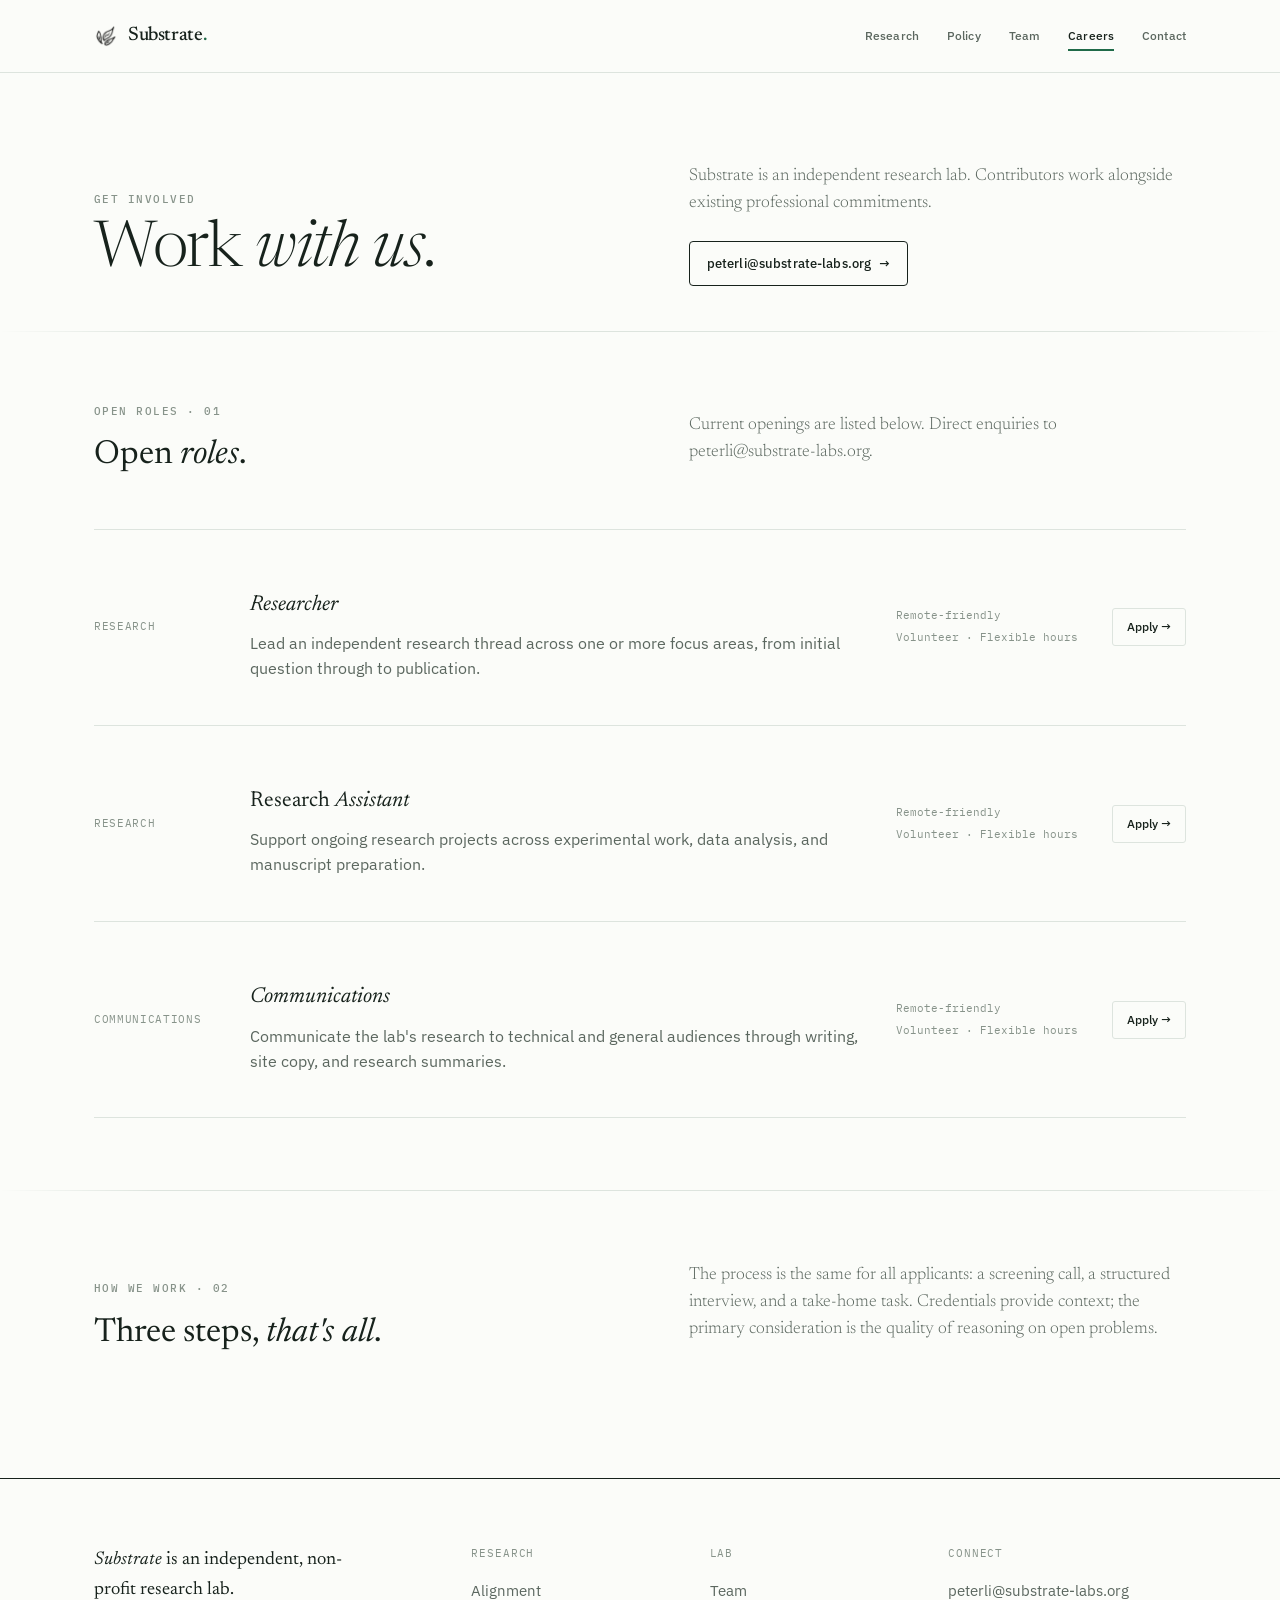
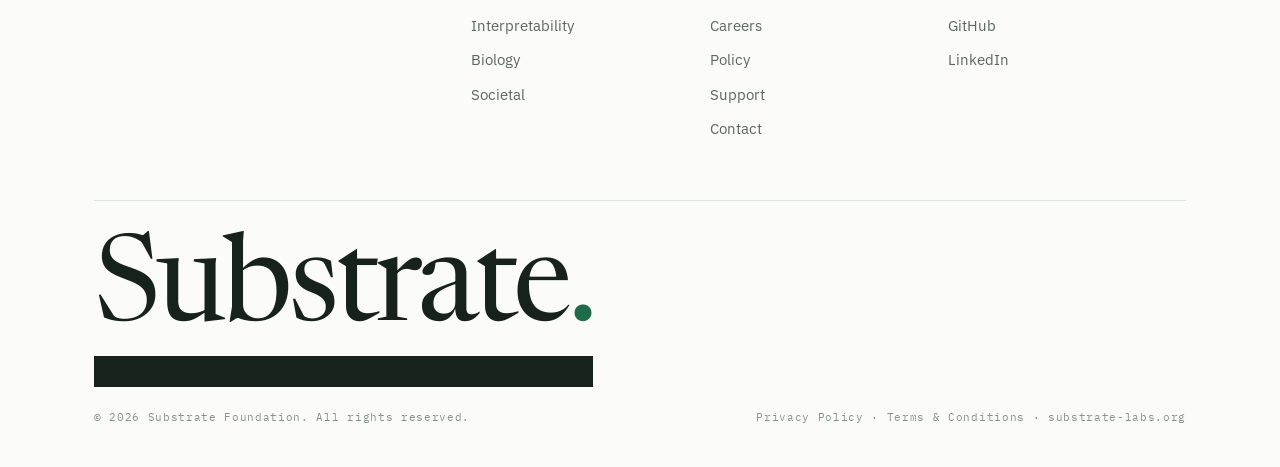
<file: careers.html>
<!doctype html>
<html lang="en">
<head>
<meta charset="utf-8" />
<title>Careers · Substrate Labs</title>
<meta name="viewport" content="width=device-width, initial-scale=1" />
<meta name="description" content="Open positions at Substrate." />
<meta property="og:title" content="Substrate Labs" />
<meta property="og:description" content="An independent research lab studying the structure of intelligence in machines, molecules, and the systems that shape our world." />
<meta property="og:type" content="website" />
<meta property="og:url" content="https://www.substrate-labs.org" />
<link rel="icon" type="image/png" href="/logos/substrate-leaf-icon.png" />
<link rel="preconnect" href="https://fonts.googleapis.com" />
<link rel="preconnect" href="https://fonts.gstatic.com" crossorigin />
<link href="https://fonts.googleapis.com/css2?family=IBM+Plex+Mono:wght@400;500&family=IBM+Plex+Sans:ital,wght@0,400;0,500;0,600;1,400&family=Newsreader:ital,opsz,wght@0,6..72,300;0,6..72,400;0,6..72,500;1,6..72,300;1,6..72,400&display=swap" rel="stylesheet" />
<link rel="stylesheet" href="style.css?v=21" />
<script defer src="https://cdn.vercel-insights.com/v1/script.js"></script>
</head>
<body data-screen-label="Substrate · careers">

  <header class="topbar">
    <div class="container row">
      <a href="/" class="mark" aria-label="Substrate, home"><img class="sprout" src="/logos/substrate-leaf-mark.png" alt="" /><span class="wordmark-text">Substrate<span class="dot">.</span></span></a>
      <nav>
        <a href="/research">Research</a>
        <a href="/policy">Policy</a>
        <a href="/team">Team</a>
        <a href="/careers" class="active">Careers</a>
        <a href="/contact">Contact</a>
      </nav>
    </div>
  </header>

  <section class="page-head">
    <div class="container">
      <div class="stack">
        <div class="left">
          <div class="eyebrow">Get Involved</div>
          <h1 class="display">Work <em>with us</em>.</h1>
        </div>
        <div class="right">
          <p class="lede">
            Substrate is an independent research lab. Contributors work alongside existing professional commitments.
          </p>
          <div class="actions" style="margin-top: 24px;">
            <a href="mailto:peterli@substrate-labs.org" class="btn">peterli@substrate-labs.org <span class="arr">→</span></a>
          </div>
        </div>
      </div>
    </div>
  </section>

  <section class="section">
    <div class="container">
      <div class="head">
        <div class="left">
          <div class="eyebrow">Open roles · 01</div>
          <h2>Open <em>roles</em>.</h2>
        </div>
        <div class="right">
          <p class="lede">
            Current openings are listed below. Direct enquiries to peterli@substrate-labs.org.
          </p>
        </div>
      </div>

      <ul class="roles">
        <li class="role-item">
          <span class="area">Research</span>
          <div>
            <h3><em>Researcher</em></h3>
            <p>Lead an independent research thread across one or more focus areas, from initial question through to publication.</p>
          </div>
          <div class="meta">
            <span>Remote-friendly</span>
            <span>Volunteer · Flexible hours</span>
          </div>
          <a href="mailto:peterli@substrate-labs.org?subject=Researcher" class="apply">Apply →</a>
        </li>
        <li class="role-item">
          <span class="area">Research</span>
          <div>
            <h3>Research <em>Assistant</em></h3>
            <p>Support ongoing research projects across experimental work, data analysis, and manuscript preparation.</p>
          </div>
          <div class="meta">
            <span>Remote-friendly</span>
            <span>Volunteer · Flexible hours</span>
          </div>
          <a href="mailto:peterli@substrate-labs.org?subject=Research%20Assistant" class="apply">Apply →</a>
        </li>
        <li class="role-item">
          <span class="area">Communications</span>
          <div>
            <h3><em>Communications</em></h3>
            <p>Communicate the lab's research to technical and general audiences through writing, site copy, and research summaries.</p>
          </div>
          <div class="meta">
            <span>Remote-friendly</span>
            <span>Volunteer · Flexible hours</span>
          </div>
          <a href="mailto:peterli@substrate-labs.org?subject=Communications" class="apply">Apply →</a>
        </li>
      </ul>
    </div>
  </section>

  <section class="section">
    <div class="container">
      <div class="head">
        <div class="left">
          <div class="eyebrow">How we work · 02</div>
          <h2>Three steps, <em>that's all</em>.</h2>
        </div>
        <div class="right">
          <p class="lede">
            The process is the same for all applicants: a screening call, a structured interview, and a take-home task. Credentials provide context; the primary consideration is the quality of reasoning on open problems.
          </p>
        </div>
      </div>
    </div>
  </section>

  <footer class="footer" data-screen-label="Footer">
    <div class="container">
      <div class="row1">
        <div class="brand">
          <p class="line"><em>Substrate</em> is an independent, non-profit research lab.</p>
        </div>
        <div class="col">
          <h4>Research</h4>
          <ul>
            <li><a href="/research#alignment">Alignment</a></li>
            <li><a href="/research#interpretability">Interpretability</a></li>
            <li><a href="/research#biology">Biology</a></li>
            <li><a href="/research#societal">Societal</a></li>
          </ul>
        </div>
        <div class="col">
          <h4>Lab</h4>
          <ul>
            <li><a href="/#team">Team</a></li>
            <li><a href="/careers">Careers</a></li>
            <li><a href="/policy">Policy</a></li>
            <li><a href="/support">Support</a></li>
            <li><a href="/contact">Contact</a></li>
          </ul>
        </div>
        <div class="col">
          <h4>Connect</h4>
          <ul>
            <li><a href="mailto:peterli@substrate-labs.org">peterli@substrate-labs.org</a></li>
            <li><a href="https://github.com/Substrate-Lab" target="_blank" rel="noopener">GitHub</a></li>
            <li><a href="https://www.linkedin.com/company/substrate-labs/" target="_blank" rel="noopener">LinkedIn</a></li>
          </ul>
        </div>
      </div>

      <div class="wordmark-row">
        <div class="wordmark">Substrate<span class="dot">.</span></div>
      </div>

      <div class="meta-row">
        <span>© 2026 Substrate Foundation. All rights reserved.</span>
        <span class="legal"><a href="/privacy">Privacy Policy</a> · <a href="/terms">Terms &amp; Conditions</a> · substrate-labs.org</span>
      </div>
    </div>
  </footer>

  <script src="/site.js?v=21" defer></script>
</body>
</html>
</file>
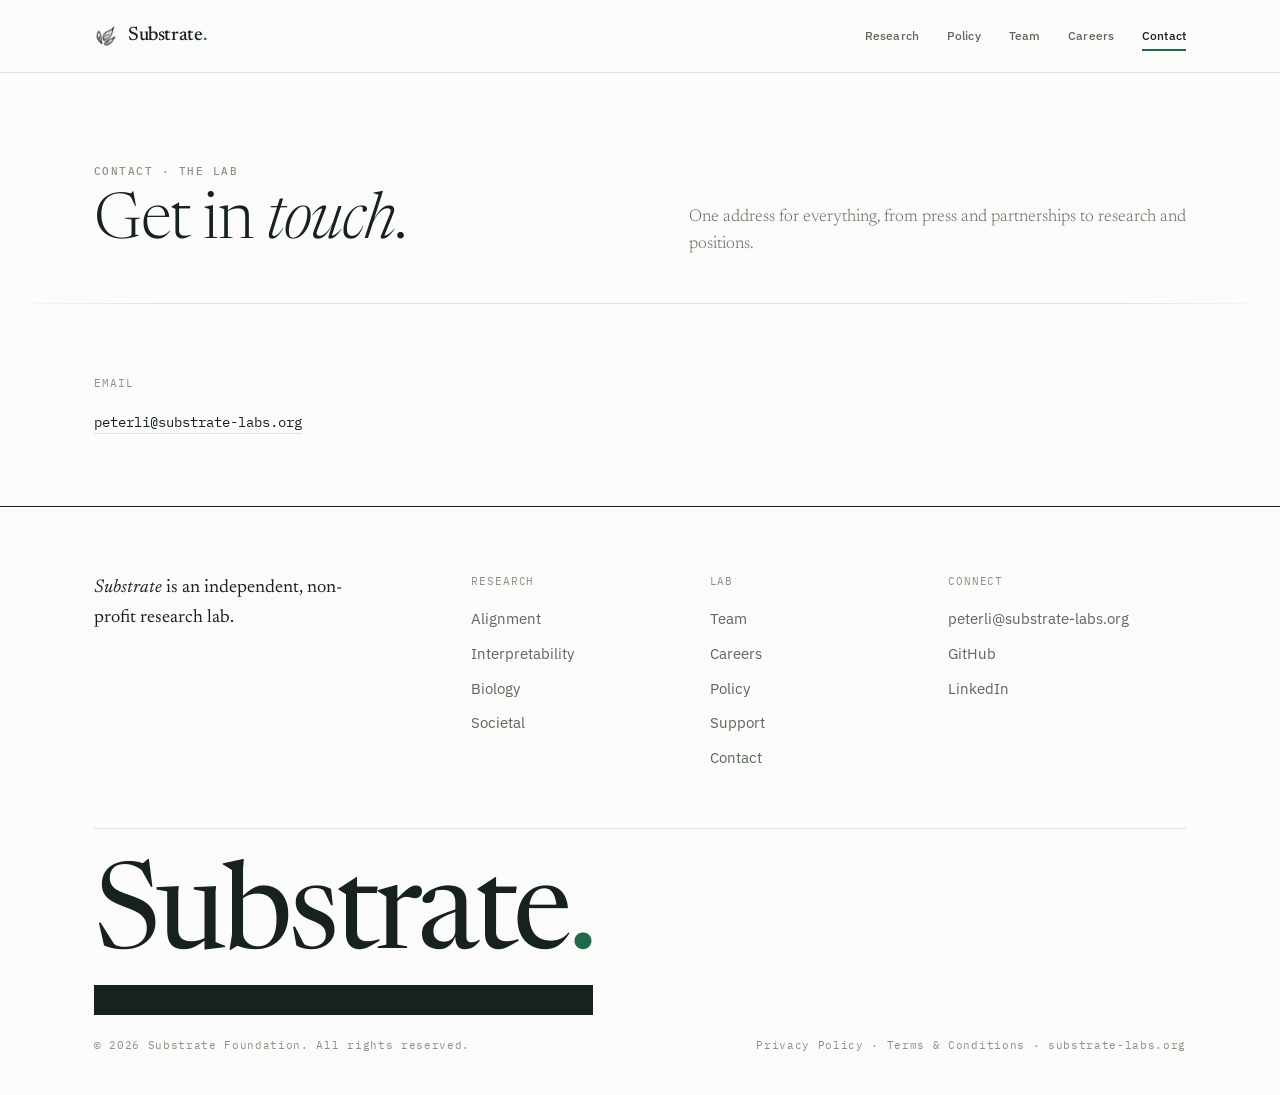
<file: contact.html>
<!doctype html>
<html lang="en">
<head>
<meta charset="utf-8" />
<title>Contact · Substrate Labs</title>
<meta name="viewport" content="width=device-width, initial-scale=1" />
<meta name="description" content="Get in touch with Substrate." />
<meta property="og:title" content="Substrate Labs" />
<meta property="og:description" content="An independent research lab studying the structure of intelligence in machines, molecules, and the systems that shape our world." />
<meta property="og:type" content="website" />
<meta property="og:url" content="https://www.substrate-labs.org" />
<link rel="icon" type="image/png" href="/logos/substrate-leaf-icon.png" />
<link rel="preconnect" href="https://fonts.googleapis.com" />
<link rel="preconnect" href="https://fonts.gstatic.com" crossorigin />
<link href="https://fonts.googleapis.com/css2?family=IBM+Plex+Mono:wght@400;500&family=IBM+Plex+Sans:ital,wght@0,400;0,500;0,600;1,400&family=Newsreader:ital,opsz,wght@0,6..72,300;0,6..72,400;0,6..72,500;1,6..72,300;1,6..72,400&display=swap" rel="stylesheet" />
<link rel="stylesheet" href="style.css?v=21" />
<script defer src="https://cdn.vercel-insights.com/v1/script.js"></script>
</head>
<body data-screen-label="Substrate · contact">

  <header class="topbar">
    <div class="container row">
      <a href="/" class="mark" aria-label="Substrate, home"><img class="sprout" src="/logos/substrate-leaf-mark.png" alt="" /><span class="wordmark-text">Substrate<span class="dot">.</span></span></a>
      <nav>
        <a href="/research">Research</a>
        <a href="/policy">Policy</a>
        <a href="/team">Team</a>
        <a href="/careers">Careers</a>
        <a href="/contact" class="active">Contact</a>
      </nav>
    </div>
  </header>

  <section class="page-head">
    <div class="container">
      <div class="stack">
        <div class="left">
          <div class="eyebrow">Contact · The Lab</div>
          <h1 class="display">Get in <em>touch</em>.</h1>
        </div>
        <div class="right">
          <p class="lede">
            One address for everything, from press and partnerships to research and positions.
          </p>
        </div>
      </div>
    </div>
  </section>

  <section class="section">
    <div class="container">
      <div class="contact-grid">
        <div class="card">
          <div class="kind">Email</div>
          <a class="email" href="mailto:peterli@substrate-labs.org">peterli@substrate-labs.org</a>
        </div>
      </div>
    </div>
  </section>

  <footer class="footer" data-screen-label="Footer">
    <div class="container">
      <div class="row1">
        <div class="brand">
          <p class="line"><em>Substrate</em> is an independent, non-profit research lab.</p>
        </div>
        <div class="col">
          <h4>Research</h4>
          <ul>
            <li><a href="/research#alignment">Alignment</a></li>
            <li><a href="/research#interpretability">Interpretability</a></li>
            <li><a href="/research#biology">Biology</a></li>
            <li><a href="/research#societal">Societal</a></li>
          </ul>
        </div>
        <div class="col">
          <h4>Lab</h4>
          <ul>
            <li><a href="/#team">Team</a></li>
            <li><a href="/careers">Careers</a></li>
            <li><a href="/policy">Policy</a></li>
            <li><a href="/support">Support</a></li>
            <li><a href="/contact">Contact</a></li>
          </ul>
        </div>
        <div class="col">
          <h4>Connect</h4>
          <ul>
            <li><a href="mailto:peterli@substrate-labs.org">peterli@substrate-labs.org</a></li>
            <li><a href="https://github.com/Substrate-Lab" target="_blank" rel="noopener">GitHub</a></li>
            <li><a href="https://www.linkedin.com/company/substrate-labs/" target="_blank" rel="noopener">LinkedIn</a></li>
          </ul>
        </div>
      </div>

      <div class="wordmark-row">
        <div class="wordmark">Substrate<span class="dot">.</span></div>
      </div>

      <div class="meta-row">
        <span>© 2026 Substrate Foundation. All rights reserved.</span>
        <span class="legal"><a href="/privacy">Privacy Policy</a> · <a href="/terms">Terms &amp; Conditions</a> · substrate-labs.org</span>
      </div>
    </div>
  </footer>

  <script src="/site.js?v=21" defer></script>
</body>
</html>
</file>
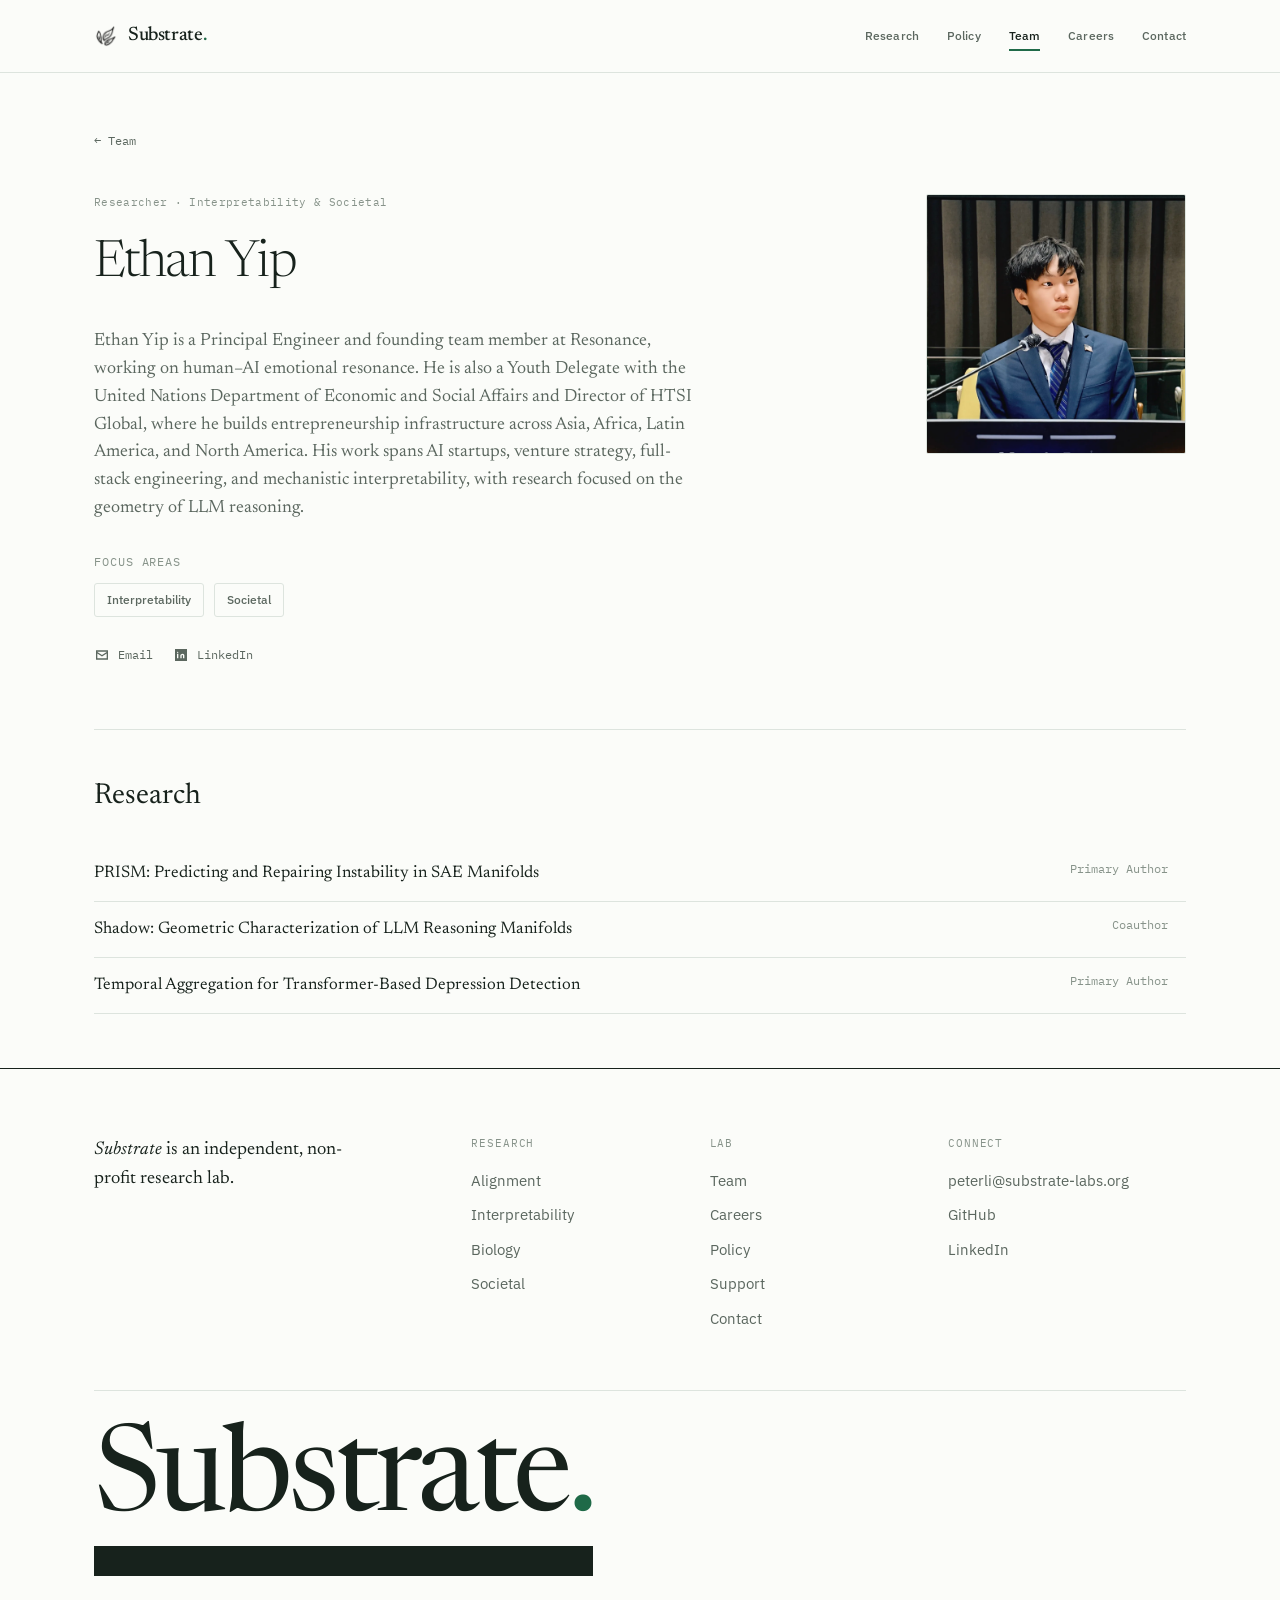
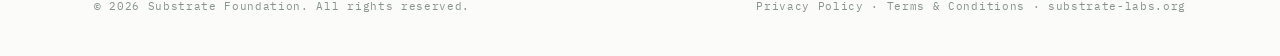
<file: ethan.html>
<!doctype html>
<html lang="en">
<head>
<meta charset="utf-8" />
<title>Ethan Yip · Substrate Labs</title>
<meta name="viewport" content="width=device-width, initial-scale=1" />
<meta name="description" content="Ethan Yip, researcher in Interpretability and Societal at Substrate." />
<meta property="og:title" content="Ethan Yip · Substrate Labs" />
<meta property="og:description" content="Researcher in Interpretability and Societal at Substrate." />
<meta property="og:type" content="profile" />
<meta property="og:url" content="https://www.substrate-labs.org/ethan" />
<link rel="icon" type="image/png" href="/logos/substrate-leaf-icon.png" />
<link rel="preconnect" href="https://fonts.googleapis.com" />
<link rel="preconnect" href="https://fonts.gstatic.com" crossorigin />
<link href="https://fonts.googleapis.com/css2?family=IBM+Plex+Mono:wght@400;500&family=IBM+Plex+Sans:ital,wght@0,400;0,500;0,600;1,400&family=Newsreader:ital,opsz,wght@0,6..72,300;0,6..72,400;0,6..72,500;1,6..72,300;1,6..72,400&display=swap" rel="stylesheet" />
<link rel="stylesheet" href="style.css?v=21" />
<style>
  /* Detail on the left, photo in the right-hand space */
  .profile .stack{grid-template-columns:1fr 260px}
  .profile .detail{order:1}
  .profile .photo{order:2}
  .paper-table td.p-status{text-align:right;width:1%;white-space:nowrap}
  .paper-table .p-note{display:block;margin-top:5px;font-size:.92rem;color:var(--muted);max-width:54ch}
  @media (max-width:640px){ .paper-table td.p-status{text-align:left} }
</style>
<script defer src="https://cdn.vercel-insights.com/v1/script.js"></script>
</head>
<body data-screen-label="Substrate · Ethan Yip">

  <header class="topbar">
    <div class="container row">
      <a href="/" class="mark" aria-label="Substrate, home"><img class="sprout" src="/logos/substrate-leaf-mark.png" alt="" /><span class="wordmark-text">Substrate<span class="dot">.</span></span></a>
      <nav>
        <a href="/research">Research</a>
        <a href="/policy">Policy</a>
        <a href="/team" class="active">Team</a>
        <a href="/careers">Careers</a>
        <a href="/contact">Contact</a>
      </nav>
    </div>
  </header>

  <section class="profile">
    <div class="container">
      <a href="/team" class="back">&larr; Team</a>
      <div class="stack">
        <div class="photo">
          <img src="/team/ethan.webp" alt="Ethan Yip" onerror="this.style.display='none';this.nextElementSibling.style.display='inline'">
          <span class="mono" style="display:none">EY</span>
        </div>
        <div class="detail">
          <div class="role">Researcher · Interpretability &amp; Societal</div>
          <h1>Ethan Yip</h1>
          <p class="bio">Ethan Yip is a Principal Engineer and founding team member at Resonance, working on human–AI emotional resonance. He is also a Youth Delegate with the United Nations Department of Economic and Social Affairs and Director of HTSI Global, where he builds entrepreneurship infrastructure across Asia, Africa, Latin America, and North America. His work spans AI startups, venture strategy, full-stack engineering, and mechanistic interpretability, with research focused on the geometry of LLM reasoning.</p>
          <div class="areas">
            <h2>Focus areas</h2>
            <div class="tags">
              <a href="/research#interpretability">Interpretability</a>
              <a href="/research#societal">Societal</a>
            </div>
          </div>
          <div class="contact">
            <a href="mailto:ethanyip28@gmail.com">
              <svg viewBox="0 0 24 24" xmlns="http://www.w3.org/2000/svg"><path d="M3 5h18v14H3V5zm2 2v.5l7 4.5 7-4.5V7H5zm0 2.7V17h14V9.7l-7 4.5-7-4.5z"/></svg>
              Email
            </a>
            <a href="https://www.linkedin.com/in/yip-ethan/" target="_blank" rel="noopener">
              <svg viewBox="0 0 24 24" xmlns="http://www.w3.org/2000/svg"><path d="M3 3h18v18H3V3zm5 14V10H6v7h2zm-1-8a1 1 0 100-2 1 1 0 000 2zm4 8h2v-4c0-.6.4-1 1-1s1 .4 1 1v4h2v-4.5c0-1.4-1.1-2.5-2.5-2.5S11 11.1 11 12.5V17z"/></svg>
              LinkedIn
            </a>
          </div>
        </div>
      </div>

      <div class="papers-section">
        <h2 class="papers-title">Research</h2>
        <table class="paper-table">
          <tbody>
            <tr>
              <td class="p-title">PRISM: Predicting and Repairing Instability in SAE Manifolds</td>
              <td class="p-status">Primary Author</td>
            </tr>
            <tr>
              <td class="p-title">Shadow: Geometric Characterization of LLM Reasoning Manifolds</td>
              <td class="p-status">Coauthor</td>
            </tr>
            <tr>
              <td class="p-title">Temporal Aggregation for Transformer-Based Depression Detection</td>
              <td class="p-status">Primary Author</td>
            </tr>
          </tbody>
        </table>
      </div>
    </div>
  </section>

  <footer class="footer" data-screen-label="Footer">
    <div class="container">
      <div class="row1">
        <div class="brand">
          <p class="line"><em>Substrate</em> is an independent, non-profit research lab.</p>
        </div>
        <div class="col">
          <h4>Research</h4>
          <ul>
            <li><a href="/research#alignment">Alignment</a></li>
            <li><a href="/research#interpretability">Interpretability</a></li>
            <li><a href="/research#biology">Biology</a></li>
            <li><a href="/research#societal">Societal</a></li>
          </ul>
        </div>
        <div class="col">
          <h4>Lab</h4>
          <ul>
            <li><a href="/#team">Team</a></li>
            <li><a href="/careers">Careers</a></li>
            <li><a href="/policy">Policy</a></li>
            <li><a href="/support">Support</a></li>
            <li><a href="/contact">Contact</a></li>
          </ul>
        </div>
        <div class="col">
          <h4>Connect</h4>
          <ul>
            <li><a href="mailto:peterli@substrate-labs.org">peterli@substrate-labs.org</a></li>
            <li><a href="https://github.com/Substrate-Lab" target="_blank" rel="noopener">GitHub</a></li>
            <li><a href="https://www.linkedin.com/company/substrate-labs/" target="_blank" rel="noopener">LinkedIn</a></li>
          </ul>
        </div>
      </div>

      <div class="wordmark-row">
        <div class="wordmark">Substrate<span class="dot">.</span></div>
      </div>

      <div class="meta-row">
        <span>© 2026 Substrate Foundation. All rights reserved.</span>
        <span class="legal"><a href="/privacy">Privacy Policy</a> · <a href="/terms">Terms &amp; Conditions</a> · substrate-labs.org</span>
      </div>
    </div>
  </footer>

  <script src="/site.js?v=21" defer></script>
</body>
</html>
</file>
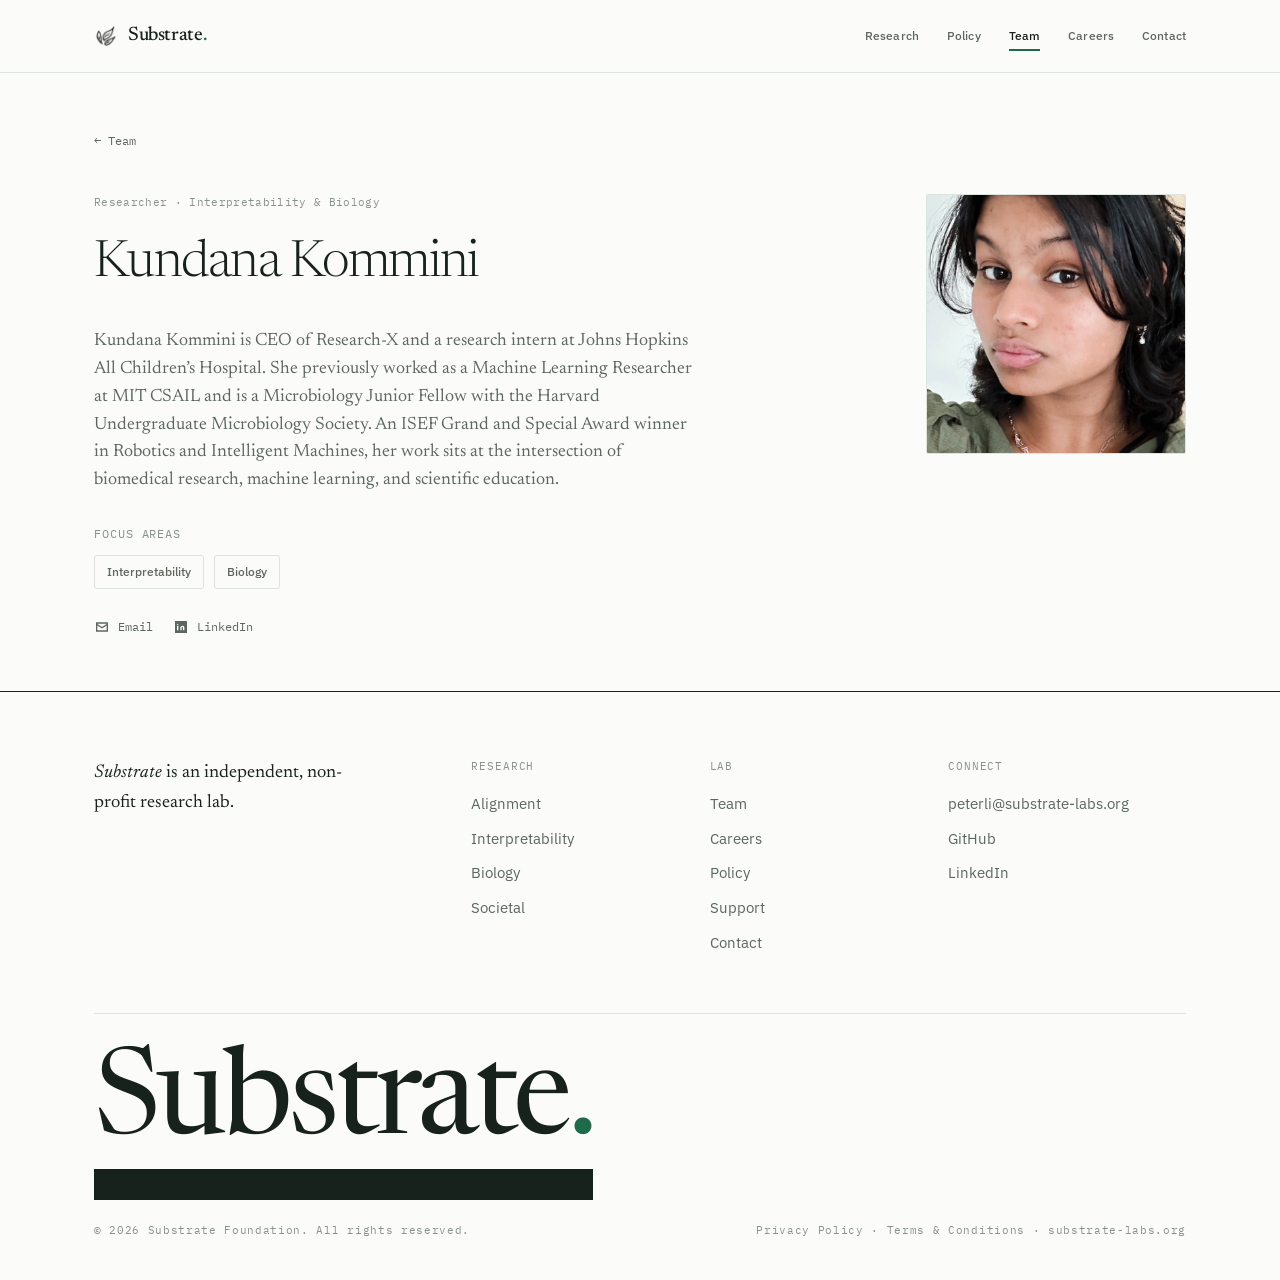
<file: kundana.html>
<!doctype html>
<html lang="en">
<head>
<meta charset="utf-8" />
<title>Kundana Kommini · Substrate Labs</title>
<meta name="viewport" content="width=device-width, initial-scale=1" />
<meta name="description" content="Kundana Kommini, researcher in Interpretability and Biology at Substrate." />
<meta property="og:title" content="Kundana Kommini · Substrate Labs" />
<meta property="og:description" content="Researcher in Interpretability and Biology at Substrate." />
<meta property="og:type" content="profile" />
<meta property="og:url" content="https://www.substrate-labs.org/kundana" />
<link rel="icon" type="image/png" href="/logos/substrate-leaf-icon.png" />
<link rel="preconnect" href="https://fonts.googleapis.com" />
<link rel="preconnect" href="https://fonts.gstatic.com" crossorigin />
<link href="https://fonts.googleapis.com/css2?family=IBM+Plex+Mono:wght@400;500&family=IBM+Plex+Sans:ital,wght@0,400;0,500;0,600;1,400&family=Newsreader:ital,opsz,wght@0,6..72,300;0,6..72,400;0,6..72,500;1,6..72,300;1,6..72,400&display=swap" rel="stylesheet" />
<link rel="stylesheet" href="style.css?v=21" />
<style>
  /* Detail on the left, photo in the right-hand space */
  .profile .stack{grid-template-columns:1fr 260px}
  .profile .detail{order:1}
  .profile .photo{order:2}
</style>
<script defer src="https://cdn.vercel-insights.com/v1/script.js"></script>
</head>
<body data-screen-label="Substrate · Kundana Kommini">

  <header class="topbar">
    <div class="container row">
      <a href="/" class="mark" aria-label="Substrate, home"><img class="sprout" src="/logos/substrate-leaf-mark.png" alt="" /><span class="wordmark-text">Substrate<span class="dot">.</span></span></a>
      <nav>
        <a href="/research">Research</a>
        <a href="/policy">Policy</a>
        <a href="/team" class="active">Team</a>
        <a href="/careers">Careers</a>
        <a href="/contact">Contact</a>
      </nav>
    </div>
  </header>

  <section class="profile">
    <div class="container">
      <a href="/team" class="back">&larr; Team</a>
      <div class="stack">
        <div class="photo">
          <img src="/team/kundana.webp" alt="Kundana Kommini" onerror="this.style.display='none';this.nextElementSibling.style.display='inline'">
          <span class="mono" style="display:none">KK</span>
        </div>
        <div class="detail">
          <div class="role">Researcher · Interpretability &amp; Biology</div>
          <h1>Kundana Kommini</h1>
          <p class="bio">Kundana Kommini is CEO of Research-X and a research intern at Johns Hopkins All Children&rsquo;s Hospital. She previously worked as a Machine Learning Researcher at MIT CSAIL and is a Microbiology Junior Fellow with the Harvard Undergraduate Microbiology Society. An ISEF Grand and Special Award winner in Robotics and Intelligent Machines, her work sits at the intersection of biomedical research, machine learning, and scientific education.</p>
          <div class="areas">
            <h2>Focus areas</h2>
            <div class="tags">
              <a href="/research#interpretability">Interpretability</a>
              <a href="/research#biology">Biology</a>
            </div>
          </div>
          <div class="contact">
            <a href="mailto:kundanakommini@substrate-labs.org">
              <svg viewBox="0 0 24 24" xmlns="http://www.w3.org/2000/svg"><path d="M3 5h18v14H3V5zm2 2v.5l7 4.5 7-4.5V7H5zm0 2.7V17h14V9.7l-7 4.5-7-4.5z"/></svg>
              Email
            </a>
            <a href="https://www.linkedin.com/in/kundana-kommini-0b90b8289/" target="_blank" rel="noopener">
              <svg viewBox="0 0 24 24" xmlns="http://www.w3.org/2000/svg"><path d="M3 3h18v18H3V3zm5 14V10H6v7h2zm-1-8a1 1 0 100-2 1 1 0 000 2zm4 8h2v-4c0-.6.4-1 1-1s1 .4 1 1v4h2v-4.5c0-1.4-1.1-2.5-2.5-2.5S11 11.1 11 12.5V17z"/></svg>
              LinkedIn
            </a>
          </div>
        </div>
      </div>
    </div>
  </section>

  <footer class="footer" data-screen-label="Footer">
    <div class="container">
      <div class="row1">
        <div class="brand">
          <p class="line"><em>Substrate</em> is an independent, non-profit research lab.</p>
        </div>
        <div class="col">
          <h4>Research</h4>
          <ul>
            <li><a href="/research#alignment">Alignment</a></li>
            <li><a href="/research#interpretability">Interpretability</a></li>
            <li><a href="/research#biology">Biology</a></li>
            <li><a href="/research#societal">Societal</a></li>
          </ul>
        </div>
        <div class="col">
          <h4>Lab</h4>
          <ul>
            <li><a href="/#team">Team</a></li>
            <li><a href="/careers">Careers</a></li>
            <li><a href="/policy">Policy</a></li>
            <li><a href="/support">Support</a></li>
            <li><a href="/contact">Contact</a></li>
          </ul>
        </div>
        <div class="col">
          <h4>Connect</h4>
          <ul>
            <li><a href="mailto:peterli@substrate-labs.org">peterli@substrate-labs.org</a></li>
            <li><a href="https://github.com/Substrate-Lab" target="_blank" rel="noopener">GitHub</a></li>
            <li><a href="https://www.linkedin.com/company/substrate-labs/" target="_blank" rel="noopener">LinkedIn</a></li>
          </ul>
        </div>
      </div>

      <div class="wordmark-row">
        <div class="wordmark">Substrate<span class="dot">.</span></div>
      </div>

      <div class="meta-row">
        <span>© 2026 Substrate Foundation. All rights reserved.</span>
        <span class="legal"><a href="/privacy">Privacy Policy</a> · <a href="/terms">Terms &amp; Conditions</a> · substrate-labs.org</span>
      </div>
    </div>
  </footer>

  <script src="/site.js?v=21" defer></script>
</body>
</html>
</file>
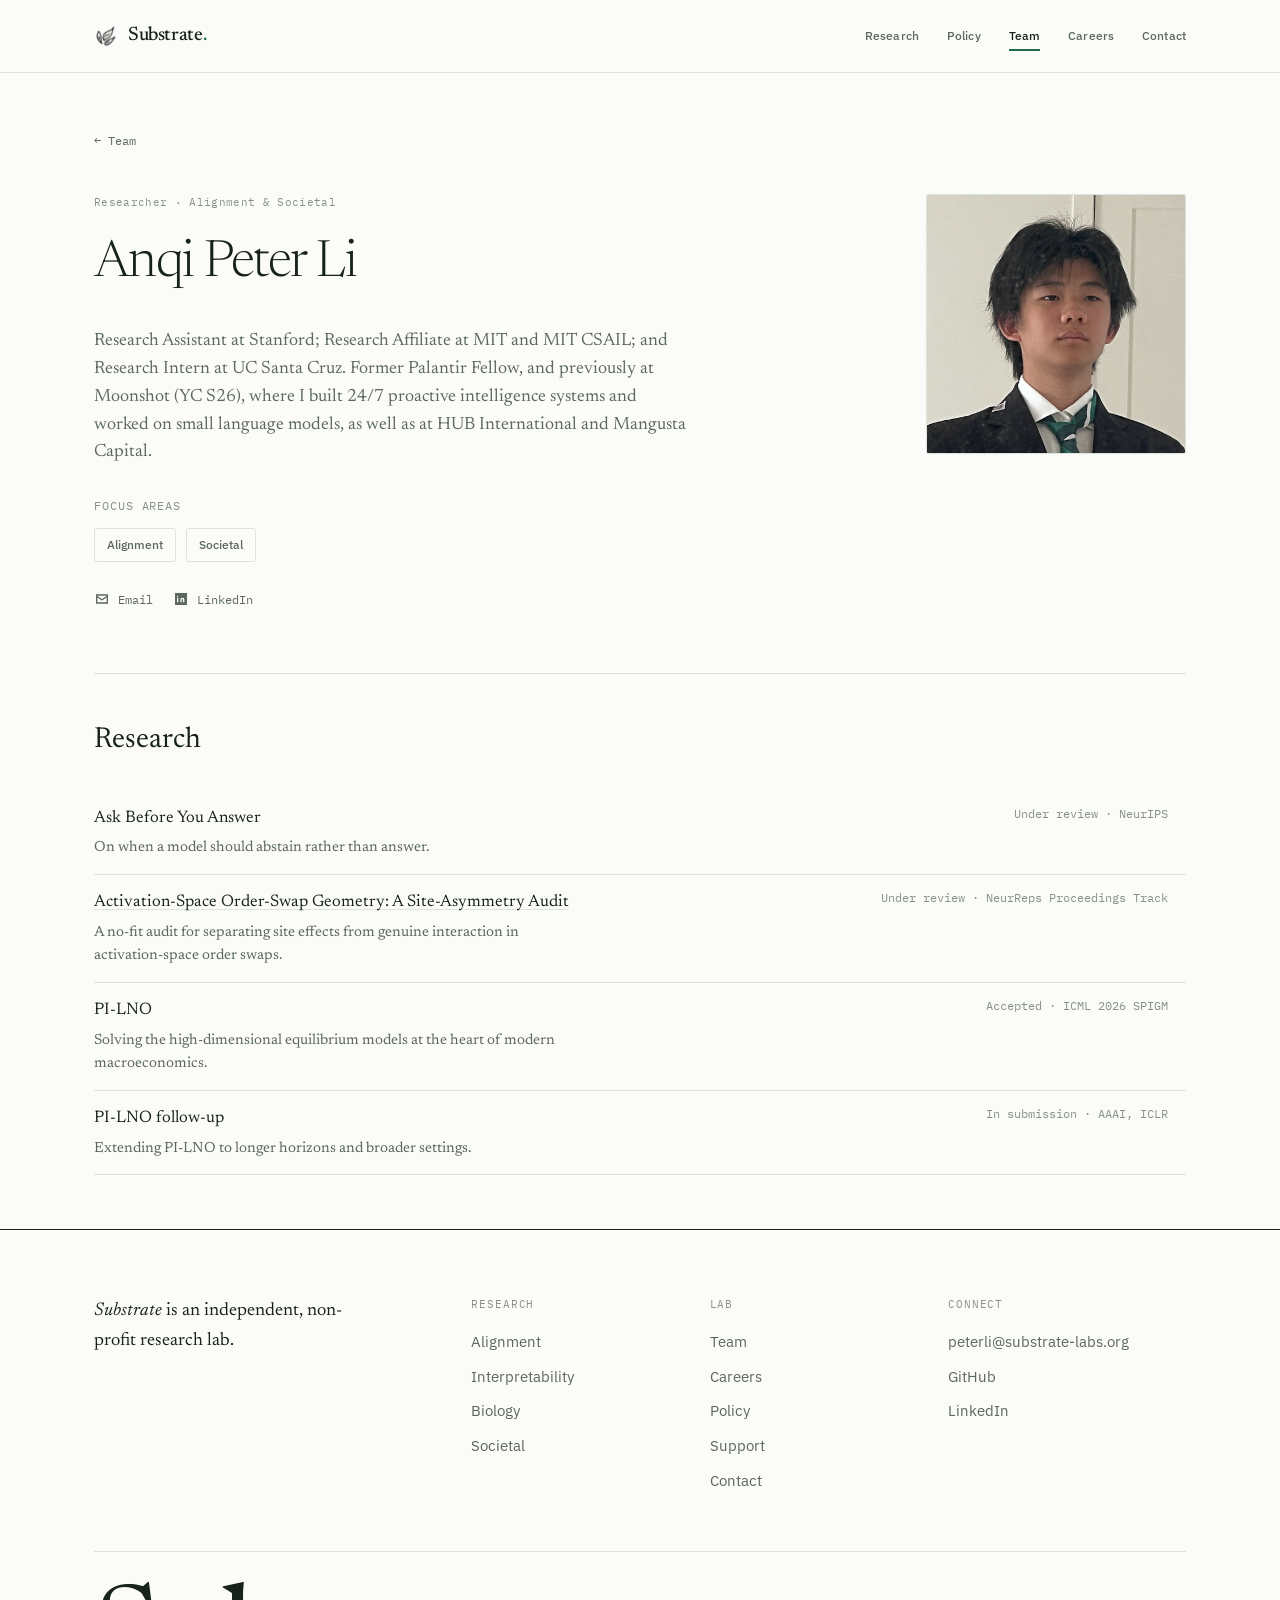
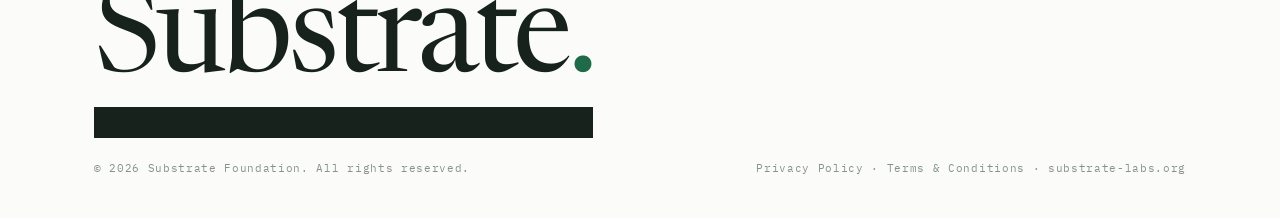
<file: peter.html>
<!doctype html>
<html lang="en">
<head>
<meta charset="utf-8" />
<title>Anqi Peter Li · Substrate Labs</title>
<meta name="viewport" content="width=device-width, initial-scale=1" />
<meta name="description" content="Anqi Peter Li, researcher in Alignment and Societal at Substrate." />
<meta property="og:title" content="Anqi Peter Li · Substrate Labs" />
<meta property="og:description" content="Researcher in Alignment and Societal at Substrate." />
<meta property="og:type" content="profile" />
<meta property="og:url" content="https://www.substrate-labs.org/peter" />
<link rel="icon" type="image/png" href="/logos/substrate-leaf-icon.png" />
<link rel="preconnect" href="https://fonts.googleapis.com" />
<link rel="preconnect" href="https://fonts.gstatic.com" crossorigin />
<link href="https://fonts.googleapis.com/css2?family=IBM+Plex+Mono:wght@400;500&family=IBM+Plex+Sans:ital,wght@0,400;0,500;0,600;1,400&family=Newsreader:ital,opsz,wght@0,6..72,300;0,6..72,400;0,6..72,500;1,6..72,300;1,6..72,400&display=swap" rel="stylesheet" />
<link rel="stylesheet" href="style.css?v=21" />
<style>
  /* Detail on the left, photo in the right-hand space */
  .profile .stack{grid-template-columns:1fr 260px}
  .profile .detail{order:1}
  .profile .photo{order:2}
  .paper-table td.p-status{text-align:right;width:1%;white-space:nowrap}
  .paper-table .p-note{display:block;margin-top:5px;font-size:.92rem;color:var(--muted);max-width:54ch}
  .paper-table .paper-link{text-decoration:underline;text-decoration-color:var(--rule);text-decoration-thickness:1px;text-underline-offset:3px;transition:text-decoration-color .15s}
  .paper-table .paper-link:hover{text-decoration-color:var(--ink)}
  @media (max-width:640px){ .paper-table td.p-status{text-align:left} }
</style>
<script defer src="https://cdn.vercel-insights.com/v1/script.js"></script>
</head>
<body data-screen-label="Substrate · Anqi Peter Li">

  <header class="topbar">
    <div class="container row">
      <a href="/" class="mark" aria-label="Substrate, home"><img class="sprout" src="/logos/substrate-leaf-mark.png" alt="" /><span class="wordmark-text">Substrate<span class="dot">.</span></span></a>
      <nav>
        <a href="/research">Research</a>
        <a href="/policy">Policy</a>
        <a href="/team" class="active">Team</a>
        <a href="/careers">Careers</a>
        <a href="/contact">Contact</a>
      </nav>
    </div>
  </header>

  <section class="profile">
    <div class="container">
      <a href="/team" class="back">&larr; Team</a>
      <div class="stack">
        <div class="photo">
          <img src="/team/anqi.png" alt="Anqi Peter Li" onerror="this.style.display='none';this.nextElementSibling.style.display='inline'">
          <span class="mono" style="display:none">AL</span>
        </div>
        <div class="detail">
          <div class="role">Researcher · Alignment &amp; Societal</div>
          <h1>Anqi Peter Li</h1>
          <p class="bio">Research Assistant at Stanford; Research Affiliate at MIT and MIT CSAIL; and Research Intern at UC Santa Cruz. Former Palantir Fellow, and previously at Moonshot (YC S26), where I built 24/7 proactive intelligence systems and worked on small language models, as well as at HUB International and Mangusta Capital.</p>
          <div class="areas">
            <h2>Focus areas</h2>
            <div class="tags">
              <a href="/research#alignment">Alignment</a>
              <a href="/research#societal">Societal</a>
            </div>
          </div>
          <div class="contact">
            <a href="mailto:peterli@substrate-labs.org">
              <svg viewBox="0 0 24 24" xmlns="http://www.w3.org/2000/svg"><path d="M3 5h18v14H3V5zm2 2v.5l7 4.5 7-4.5V7H5zm0 2.7V17h14V9.7l-7 4.5-7-4.5z"/></svg>
              Email
            </a>
            <a href="https://www.linkedin.com/in/anqipeterli/" target="_blank" rel="noopener">
              <svg viewBox="0 0 24 24" xmlns="http://www.w3.org/2000/svg"><path d="M3 3h18v18H3V3zm5 14V10H6v7h2zm-1-8a1 1 0 100-2 1 1 0 000 2zm4 8h2v-4c0-.6.4-1 1-1s1 .4 1 1v4h2v-4.5c0-1.4-1.1-2.5-2.5-2.5S11 11.1 11 12.5V17z"/></svg>
              LinkedIn
            </a>
          </div>
        </div>
      </div>

      <div class="papers-section">
        <h2 class="papers-title">Research</h2>
        <table class="paper-table">
          <tbody>
            <tr>
              <td class="p-title">Ask Before You Answer<span class="p-note">On when a model should abstain rather than answer.</span></td>
              <td class="p-status">Under review · NeurIPS</td>
            </tr>
            <tr>
              <td class="p-title"><a class="paper-link" href="https://arxiv.org/abs/2608.25315" target="_blank" rel="noopener">Activation-Space Order-Swap Geometry: A Site-Asymmetry Audit</a><span class="p-note">A no-fit audit for separating site effects from genuine interaction in activation-space order swaps.</span></td>
              <td class="p-status">Under review · NeurReps Proceedings Track</td>
            </tr>
            <tr>
              <td class="p-title">PI-LNO<span class="p-note">Solving the high-dimensional equilibrium models at the heart of modern macroeconomics.</span></td>
              <td class="p-status">Accepted · ICML 2026 SPIGM</td>
            </tr>
            <tr>
              <td class="p-title">PI-LNO follow-up<span class="p-note">Extending PI-LNO to longer horizons and broader settings.</span></td>
              <td class="p-status">In submission · AAAI, ICLR</td>
            </tr>
          </tbody>
        </table>
      </div>
    </div>
  </section>

  <footer class="footer" data-screen-label="Footer">
    <div class="container">
      <div class="row1">
        <div class="brand">
          <p class="line"><em>Substrate</em> is an independent, non-profit research lab.</p>
        </div>
        <div class="col">
          <h4>Research</h4>
          <ul>
            <li><a href="/research#alignment">Alignment</a></li>
            <li><a href="/research#interpretability">Interpretability</a></li>
            <li><a href="/research#biology">Biology</a></li>
            <li><a href="/research#societal">Societal</a></li>
          </ul>
        </div>
        <div class="col">
          <h4>Lab</h4>
          <ul>
            <li><a href="/#team">Team</a></li>
            <li><a href="/careers">Careers</a></li>
            <li><a href="/policy">Policy</a></li>
            <li><a href="/support">Support</a></li>
            <li><a href="/contact">Contact</a></li>
          </ul>
        </div>
        <div class="col">
          <h4>Connect</h4>
          <ul>
            <li><a href="mailto:peterli@substrate-labs.org">peterli@substrate-labs.org</a></li>
            <li><a href="https://github.com/Substrate-Lab" target="_blank" rel="noopener">GitHub</a></li>
            <li><a href="https://www.linkedin.com/company/substrate-labs/" target="_blank" rel="noopener">LinkedIn</a></li>
          </ul>
        </div>
      </div>

      <div class="wordmark-row">
        <div class="wordmark">Substrate<span class="dot">.</span></div>
      </div>

      <div class="meta-row">
        <span>© 2026 Substrate Foundation. All rights reserved.</span>
        <span class="legal"><a href="/privacy">Privacy Policy</a> · <a href="/terms">Terms &amp; Conditions</a> · substrate-labs.org</span>
      </div>
    </div>
  </footer>

  <script src="/site.js?v=21" defer></script>
</body>
</html>
</file>
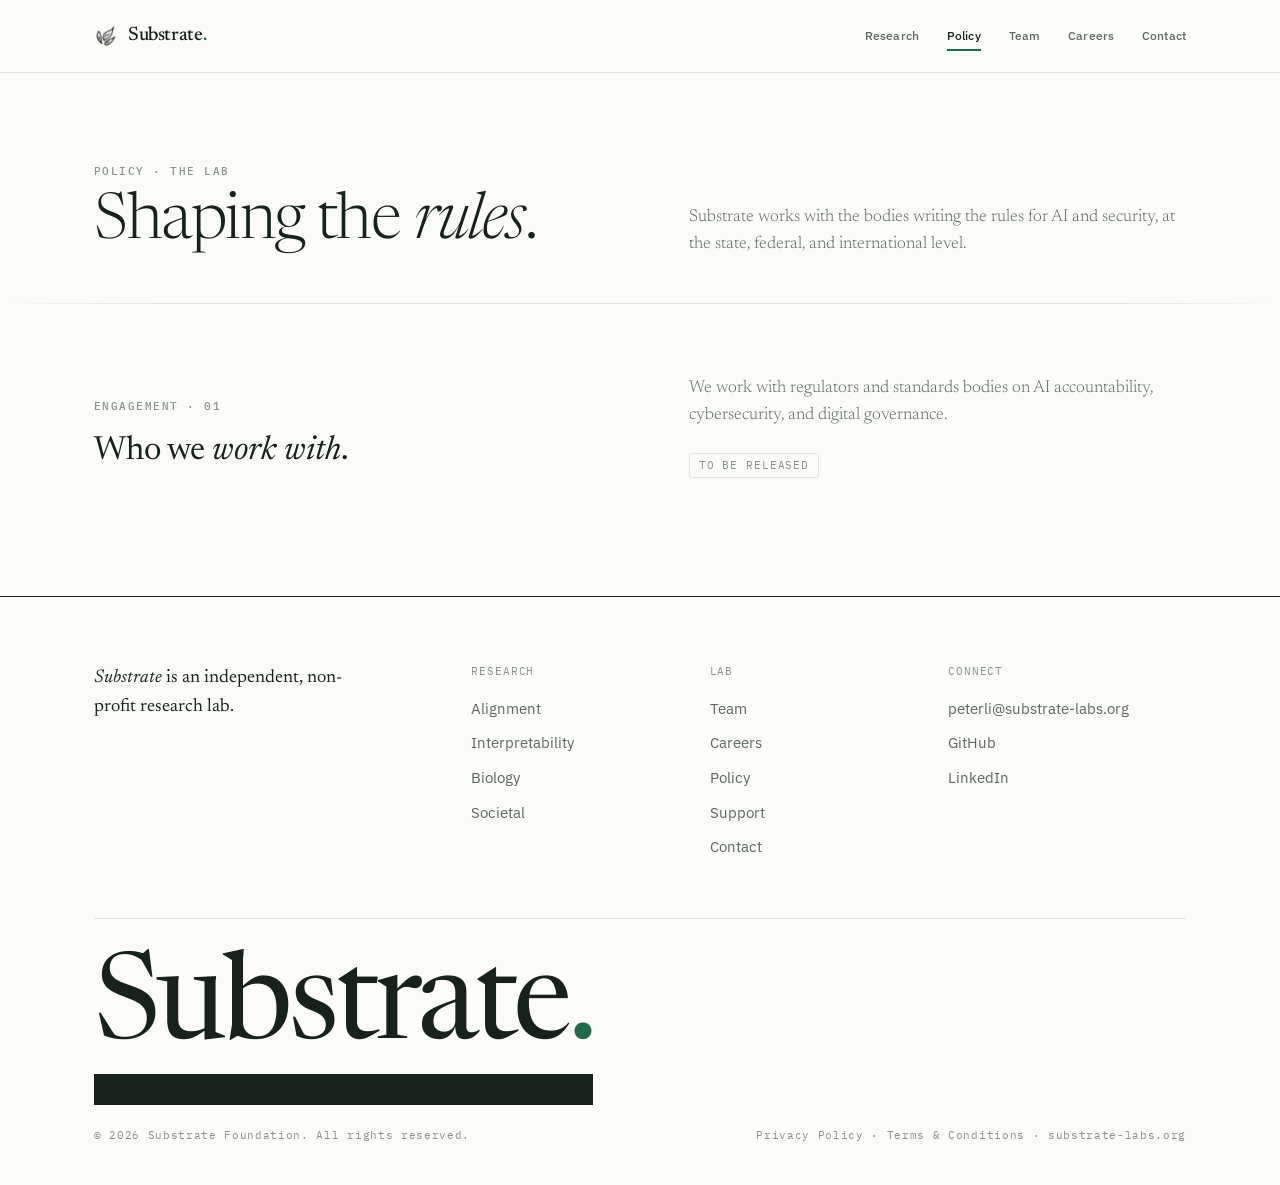
<file: policy.html>
<!doctype html>
<html lang="en">
<head>
<meta charset="utf-8" />
<title>Policy · Substrate Labs</title>
<meta name="viewport" content="width=device-width, initial-scale=1" />
<meta name="description" content="Substrate works with the bodies writing the rules for AI and security. To be released." />
<meta property="og:title" content="Substrate Labs" />
<meta property="og:description" content="An independent research lab studying the structure of intelligence in machines, molecules, and the systems that shape our world." />
<meta property="og:type" content="website" />
<meta property="og:url" content="https://www.substrate-labs.org/policy" />
<link rel="icon" type="image/png" href="/logos/substrate-leaf-icon.png" />
<link rel="preconnect" href="https://fonts.googleapis.com" />
<link rel="preconnect" href="https://fonts.gstatic.com" crossorigin />
<link href="https://fonts.googleapis.com/css2?family=IBM+Plex+Mono:wght@400;500&family=IBM+Plex+Sans:ital,wght@0,400;0,500;0,600;1,400&family=Newsreader:ital,opsz,wght@0,6..72,300;0,6..72,400;0,6..72,500;1,6..72,300;1,6..72,400&display=swap" rel="stylesheet" />
<link rel="stylesheet" href="style.css?v=21" />
<script defer src="https://cdn.vercel-insights.com/v1/script.js"></script>
</head>
<body data-screen-label="Substrate · policy">

  <header class="topbar">
    <div class="container row">
      <a href="/" class="mark" aria-label="Substrate, home"><img class="sprout" src="/logos/substrate-leaf-mark.png" alt="" /><span class="wordmark-text">Substrate<span class="dot">.</span></span></a>
      <nav>
        <a href="/research">Research</a>
        <a href="/policy" class="active">Policy</a>
        <a href="/team">Team</a>
        <a href="/careers">Careers</a>
        <a href="/contact">Contact</a>
      </nav>
    </div>
  </header>

  <section class="page-head">
    <div class="container">
      <div class="stack">
        <div class="left">
          <div class="eyebrow">Policy · The Lab</div>
          <h1 class="display">Shaping the <em>rules</em>.</h1>
        </div>
        <div class="right">
          <p class="lede">
            Substrate works with the bodies writing the rules for AI and security, at the state, federal, and international level.
          </p>
        </div>
      </div>
    </div>
  </section>

  <section class="section">
    <div class="container">
      <div class="head">
        <div class="left">
          <div class="eyebrow">Engagement · 01</div>
          <h2>Who we <em>work with</em>.</h2>
        </div>
        <div class="right">
          <p class="lede">
            We work with regulators and standards bodies on AI accountability, cybersecurity, and digital governance.
          </p>
          <div class="actions" style="margin-top: 24px;">
            <span class="soon">To be released</span>
          </div>
        </div>
      </div>
    </div>
  </section>

  <footer class="footer" data-screen-label="Footer">
    <div class="container">
      <div class="row1">
        <div class="brand">
          <p class="line"><em>Substrate</em> is an independent, non-profit research lab.</p>
        </div>
        <div class="col">
          <h4>Research</h4>
          <ul>
            <li><a href="/research#alignment">Alignment</a></li>
            <li><a href="/research#interpretability">Interpretability</a></li>
            <li><a href="/research#biology">Biology</a></li>
            <li><a href="/research#societal">Societal</a></li>
          </ul>
        </div>
        <div class="col">
          <h4>Lab</h4>
          <ul>
            <li><a href="/#team">Team</a></li>
            <li><a href="/careers">Careers</a></li>
            <li><a href="/policy">Policy</a></li>
            <li><a href="/support">Support</a></li>
            <li><a href="/contact">Contact</a></li>
          </ul>
        </div>
        <div class="col">
          <h4>Connect</h4>
          <ul>
            <li><a href="mailto:peterli@substrate-labs.org">peterli@substrate-labs.org</a></li>
            <li><a href="https://github.com/Substrate-Lab" target="_blank" rel="noopener">GitHub</a></li>
            <li><a href="https://www.linkedin.com/company/substrate-labs/" target="_blank" rel="noopener">LinkedIn</a></li>
          </ul>
        </div>
      </div>

      <div class="wordmark-row">
        <div class="wordmark">Substrate<span class="dot">.</span></div>
      </div>

      <div class="meta-row">
        <span>© 2026 Substrate Foundation. All rights reserved.</span>
        <span class="legal"><a href="/privacy">Privacy Policy</a> · <a href="/terms">Terms &amp; Conditions</a> · substrate-labs.org</span>
      </div>
    </div>
  </footer>

  <script src="/site.js?v=21" defer></script>
</body>
</html>
</file>
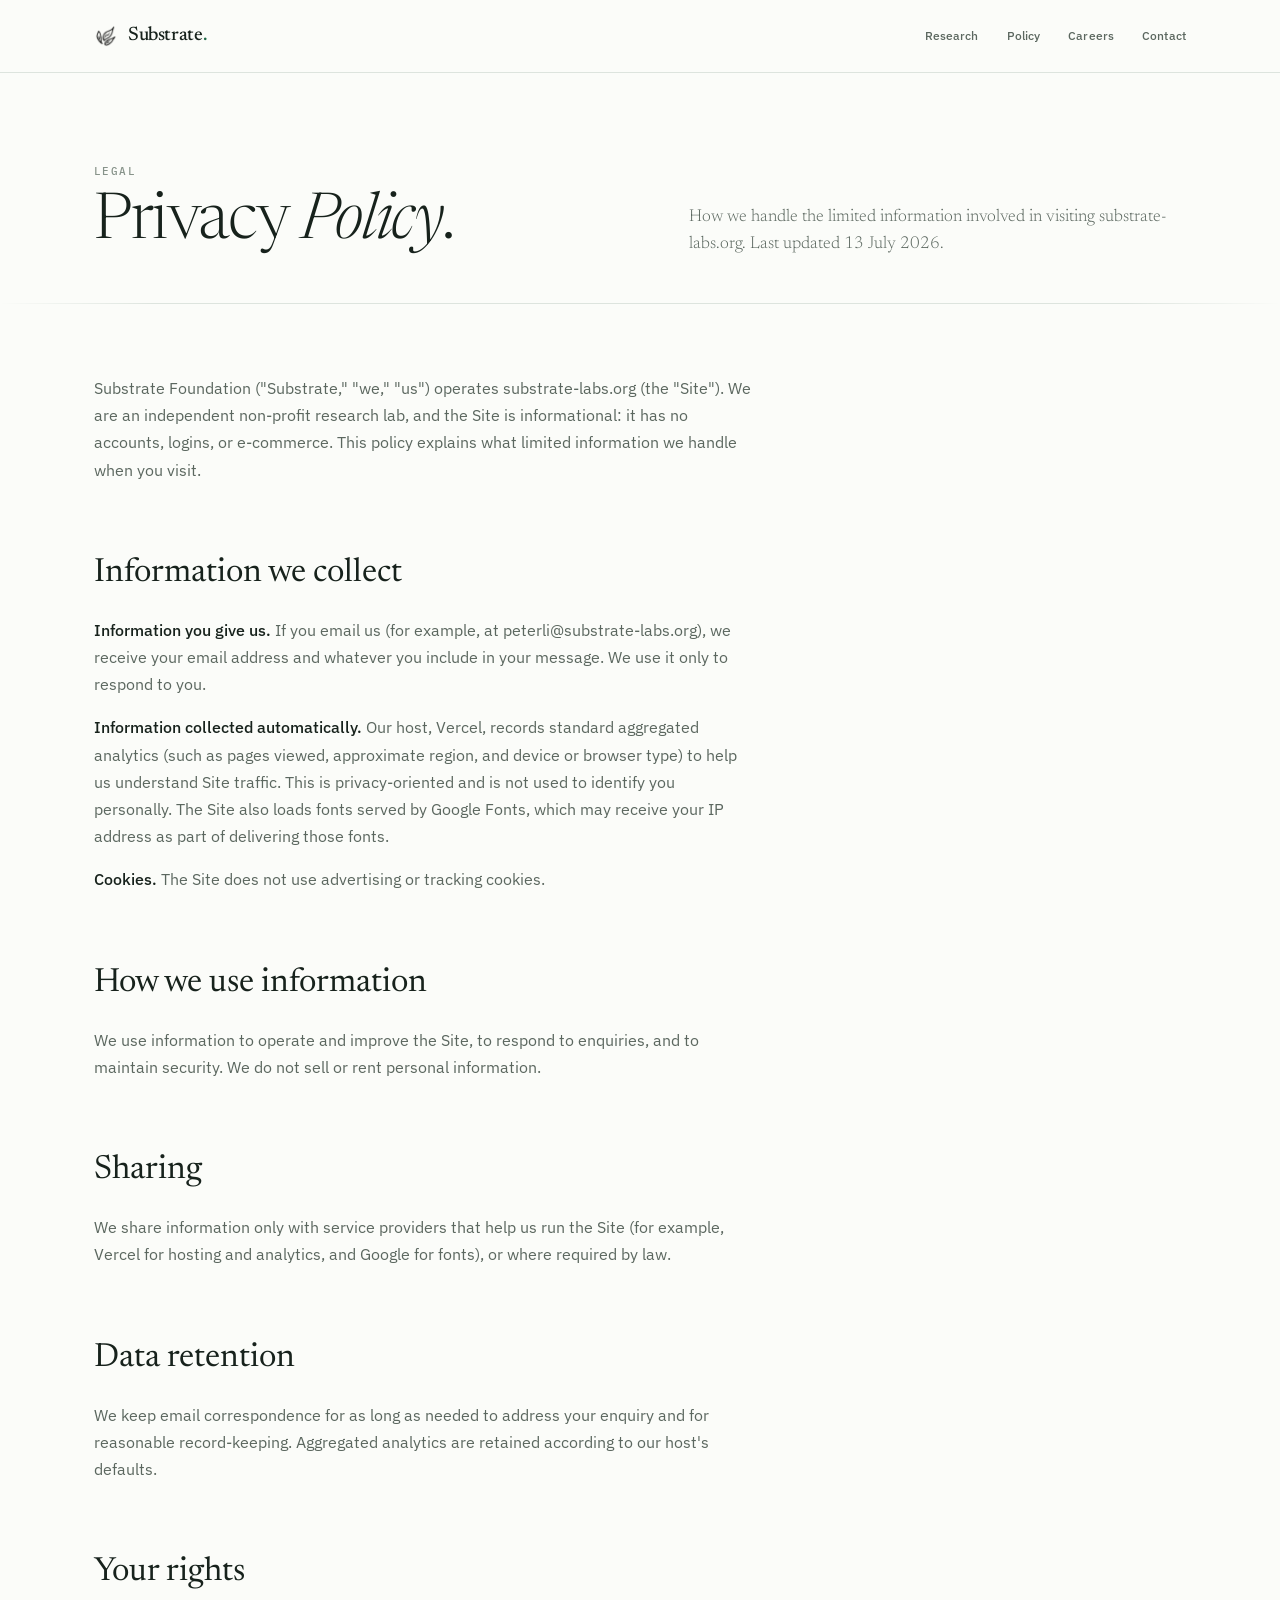
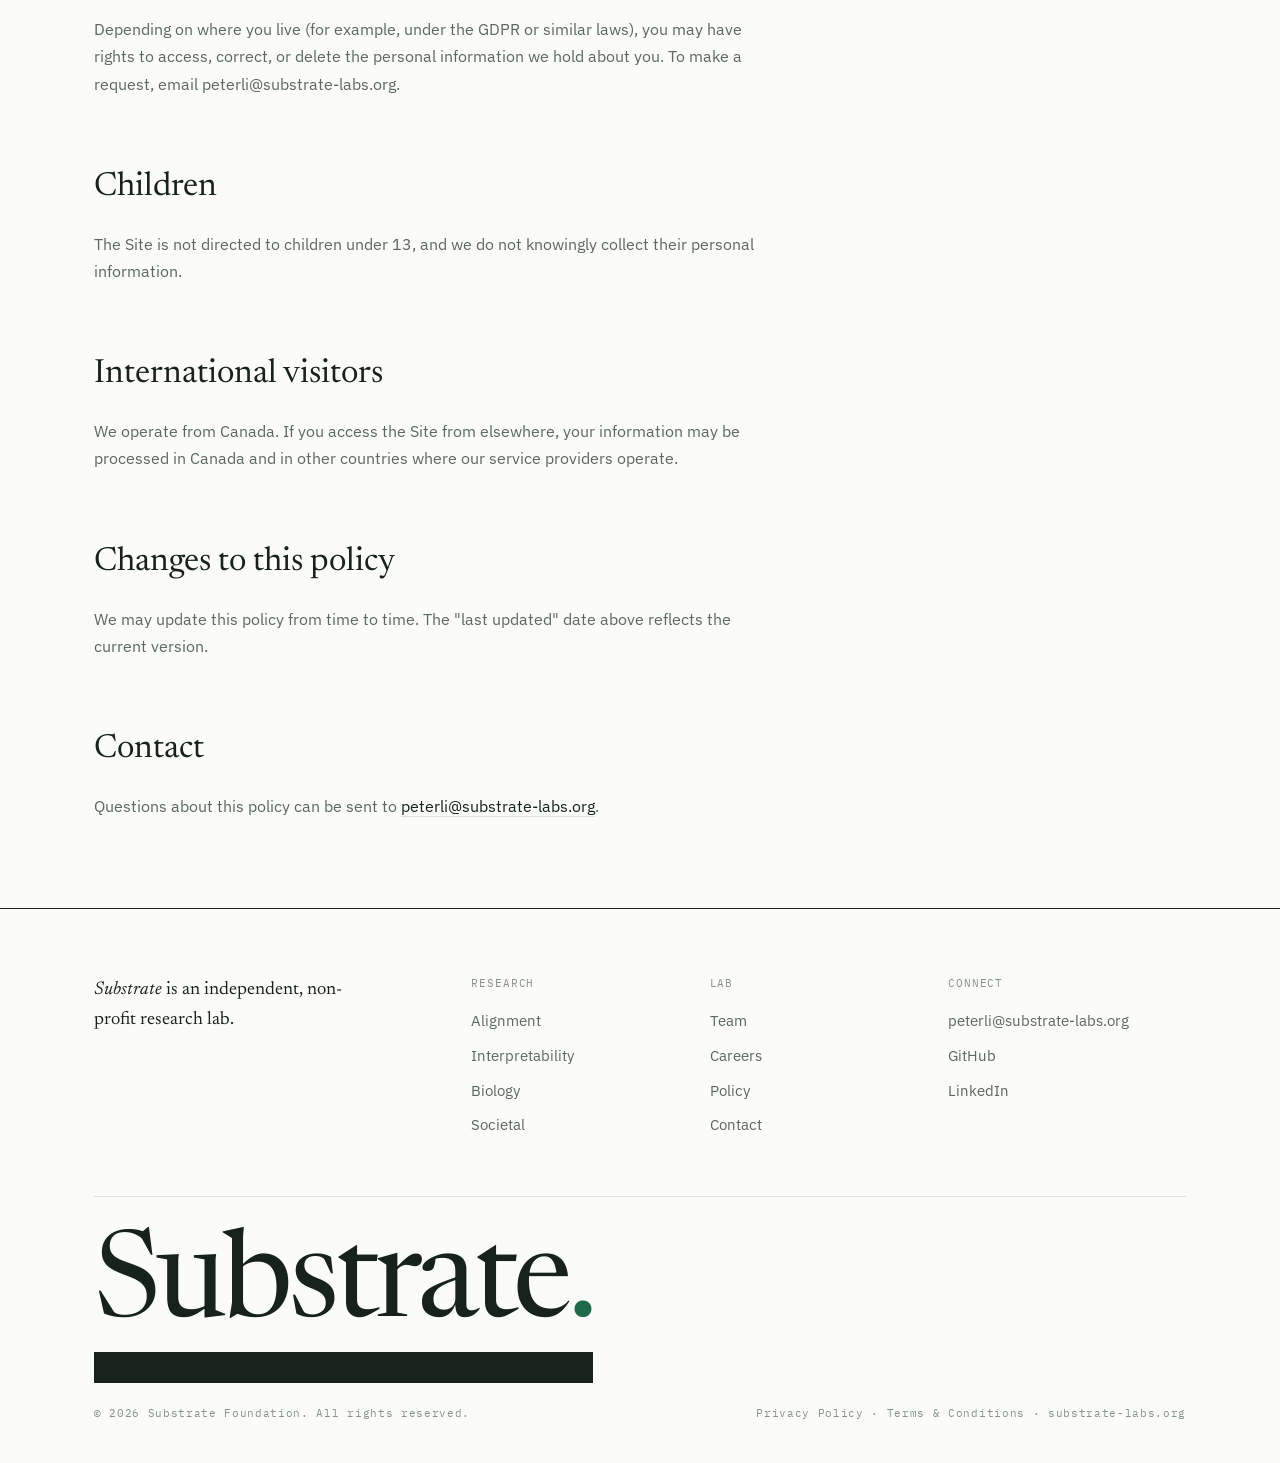
<file: privacy.html>
<!doctype html>
<html lang="en">
<head>
<meta charset="utf-8" />
<title>Privacy Policy · Substrate Labs</title>
<meta name="viewport" content="width=device-width, initial-scale=1" />
<meta name="description" content="How Substrate handles information on substrate-labs.org." />
<meta property="og:title" content="Substrate Labs" />
<meta property="og:description" content="An independent research lab studying the structure of intelligence in machines, molecules, and the systems that shape our world." />
<meta property="og:type" content="website" />
<meta property="og:url" content="https://www.substrate-labs.org/privacy" />
<link rel="icon" type="image/png" href="/logos/substrate-leaf-icon.png" />
<link rel="preconnect" href="https://fonts.googleapis.com" />
<link rel="preconnect" href="https://fonts.gstatic.com" crossorigin />
<link href="https://fonts.googleapis.com/css2?family=IBM+Plex+Mono:wght@400;500&family=IBM+Plex+Sans:ital,wght@0,400;0,500;0,600;1,400&family=Newsreader:ital,opsz,wght@0,6..72,300;0,6..72,400;0,6..72,500;1,6..72,300;1,6..72,400&display=swap" rel="stylesheet" />
<link rel="stylesheet" href="style.css?v=21" />
<script defer src="https://cdn.vercel-insights.com/v1/script.js"></script>
</head>
<body data-screen-label="Substrate · privacy">

  <header class="topbar">
    <div class="container row">
      <a href="/" class="mark" aria-label="Substrate, home"><img class="sprout" src="/logos/substrate-leaf-mark.png" alt="" /><span class="wordmark-text">Substrate<span class="dot">.</span></span></a>
      <nav>
        <a href="/#research">Research</a>
        <a href="/#policy">Policy</a>
        <a href="/#careers">Careers</a>
        <a href="/#contact">Contact</a>
      </nav>
    </div>
  </header>

  <section class="page-head">
    <div class="container">
      <div class="stack">
        <div class="left">
          <div class="eyebrow">Legal</div>
          <h1 class="display">Privacy <em>Policy</em>.</h1>
        </div>
        <div class="right">
          <p class="lede">How we handle the limited information involved in visiting substrate-labs.org. Last updated 13 July 2026.</p>
        </div>
      </div>
    </div>
  </section>

  <section class="section">
    <div class="container">
      <div class="legal-doc">
        <p>Substrate Foundation ("Substrate," "we," "us") operates substrate-labs.org (the "Site"). We are an independent non-profit research lab, and the Site is informational: it has no accounts, logins, or e-commerce. This policy explains what limited information we handle when you visit.</p>

        <h2>Information we collect</h2>
        <p><strong>Information you give us.</strong> If you email us (for example, at peterli@substrate-labs.org), we receive your email address and whatever you include in your message. We use it only to respond to you.</p>
        <p><strong>Information collected automatically.</strong> Our host, Vercel, records standard aggregated analytics (such as pages viewed, approximate region, and device or browser type) to help us understand Site traffic. This is privacy-oriented and is not used to identify you personally. The Site also loads fonts served by Google Fonts, which may receive your IP address as part of delivering those fonts.</p>
        <p><strong>Cookies.</strong> The Site does not use advertising or tracking cookies.</p>

        <h2>How we use information</h2>
        <p>We use information to operate and improve the Site, to respond to enquiries, and to maintain security. We do not sell or rent personal information.</p>

        <h2>Sharing</h2>
        <p>We share information only with service providers that help us run the Site (for example, Vercel for hosting and analytics, and Google for fonts), or where required by law.</p>

        <h2>Data retention</h2>
        <p>We keep email correspondence for as long as needed to address your enquiry and for reasonable record-keeping. Aggregated analytics are retained according to our host's defaults.</p>

        <h2>Your rights</h2>
        <p>Depending on where you live (for example, under the GDPR or similar laws), you may have rights to access, correct, or delete the personal information we hold about you. To make a request, email peterli@substrate-labs.org.</p>

        <h2>Children</h2>
        <p>The Site is not directed to children under 13, and we do not knowingly collect their personal information.</p>

        <h2>International visitors</h2>
        <p>We operate from Canada. If you access the Site from elsewhere, your information may be processed in Canada and in other countries where our service providers operate.</p>

        <h2>Changes to this policy</h2>
        <p>We may update this policy from time to time. The "last updated" date above reflects the current version.</p>

        <h2>Contact</h2>
        <p>Questions about this policy can be sent to <a href="mailto:peterli@substrate-labs.org">peterli@substrate-labs.org</a>.</p>
      </div>
    </div>
  </section>

  <footer class="footer">
    <div class="container">
      <div class="row1">
        <div class="brand">
          <p class="line"><em>Substrate</em> is an independent, non-profit research lab.</p>
        </div>
        <div class="col">
          <h4>Research</h4>
          <ul>
            <li><a href="/#research">Alignment</a></li>
            <li><a href="/#research">Interpretability</a></li>
            <li><a href="/#research">Biology</a></li>
            <li><a href="/#research">Societal</a></li>
          </ul>
        </div>
        <div class="col">
          <h4>Lab</h4>
          <ul>
            <li><a href="/#team">Team</a></li>
            <li><a href="/#careers">Careers</a></li>
            <li><a href="/#policy">Policy</a></li>
            <li><a href="/#contact">Contact</a></li>
          </ul>
        </div>
        <div class="col">
          <h4>Connect</h4>
          <ul>
            <li><a href="mailto:peterli@substrate-labs.org">peterli@substrate-labs.org</a></li>
            <li><a href="https://github.com/Substrate-Lab" target="_blank" rel="noopener">GitHub</a></li>
            <li><a href="https://www.linkedin.com/company/substrate-labs/" target="_blank" rel="noopener">LinkedIn</a></li>
          </ul>
        </div>
      </div>

      <div class="wordmark-row">
        <div class="wordmark">Substrate<span class="dot">.</span></div>
      </div>

      <div class="meta-row">
        <span>© 2026 Substrate Foundation. All rights reserved.</span>
        <span class="legal"><a href="/privacy">Privacy Policy</a> · <a href="/terms">Terms &amp; Conditions</a> · substrate-labs.org</span>
      </div>
    </div>
  </footer>

</body>
</html>
</file>
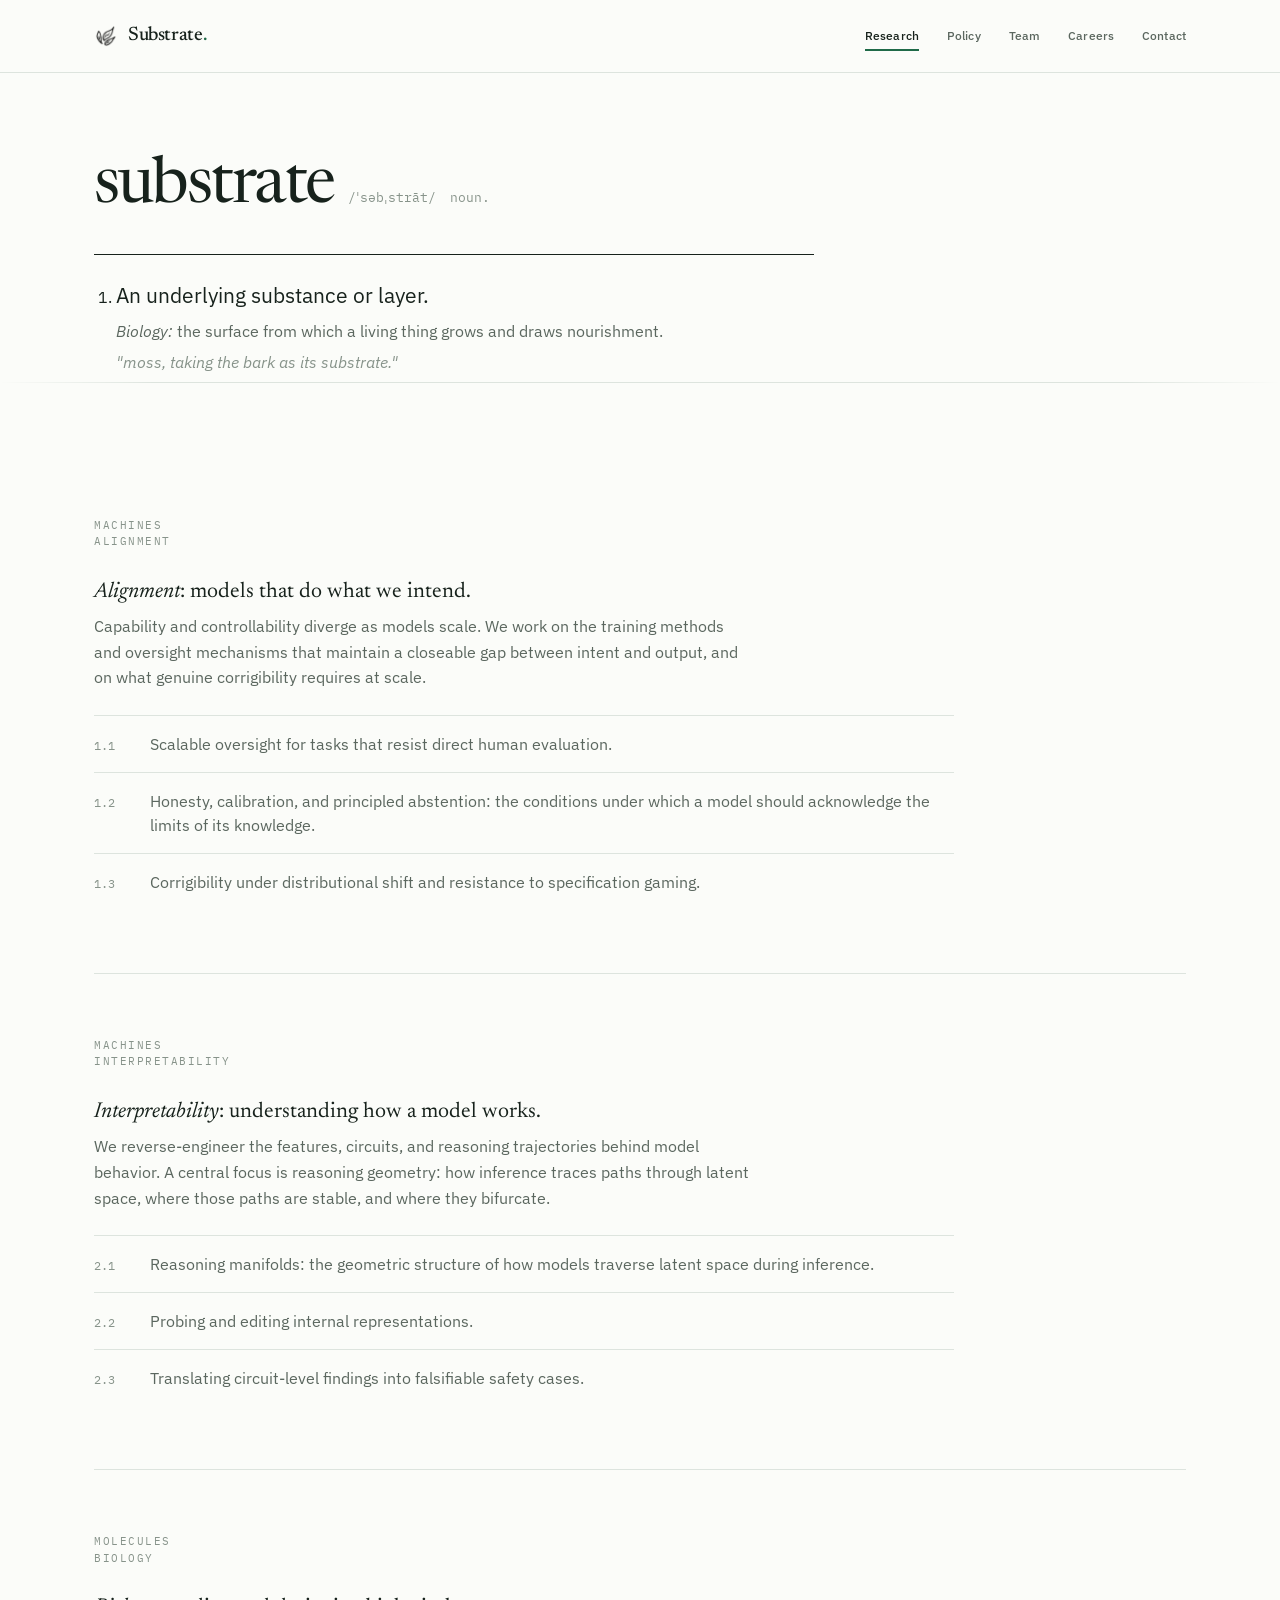
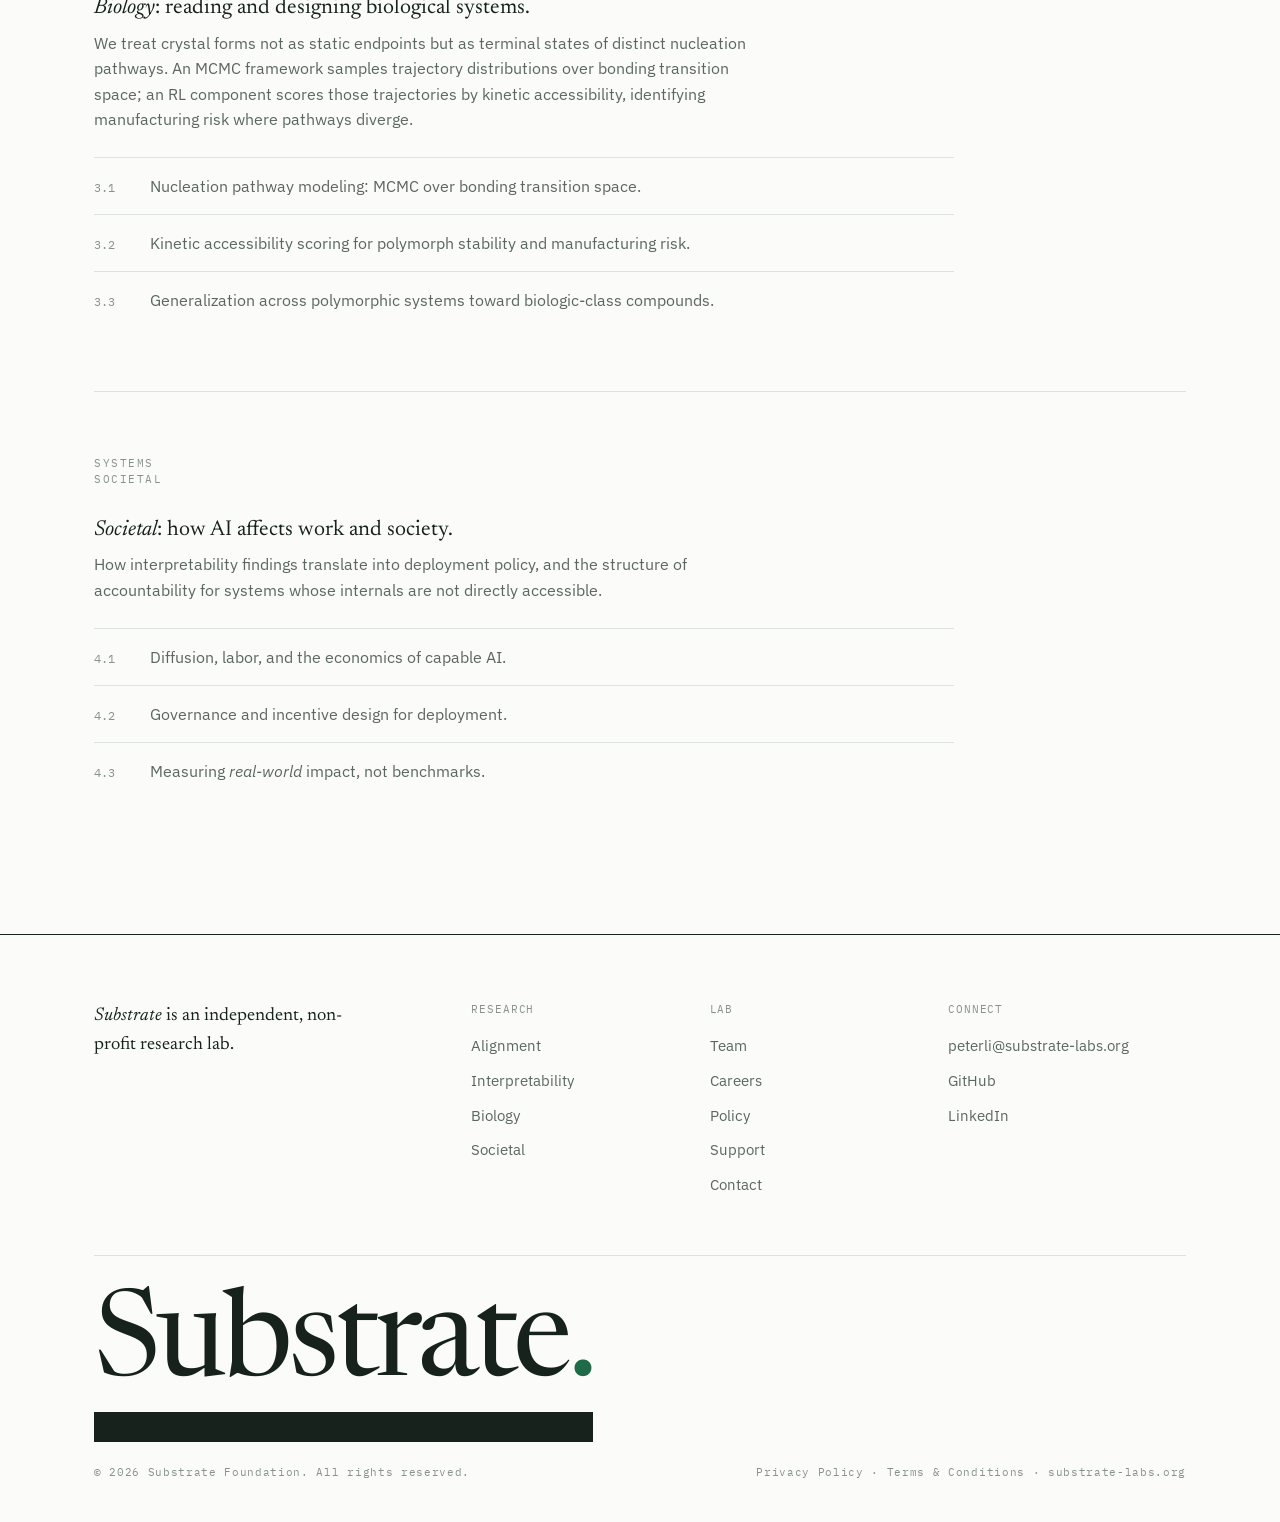
<file: research.html>
<!doctype html>
<html lang="en">
<head>
<meta charset="utf-8" />
<title>Research · Substrate Labs</title>
<meta name="viewport" content="width=device-width, initial-scale=1" />
<meta name="description" content="Research across four directions: alignment, interpretability, biology, and societal impact." />
<meta property="og:title" content="Substrate Labs" />
<meta property="og:description" content="An independent research lab studying the structure of intelligence in machines, molecules, and the systems that shape our world." />
<meta property="og:type" content="website" />
<meta property="og:url" content="https://www.substrate-labs.org" />
<link rel="icon" type="image/png" href="/logos/substrate-leaf-icon.png" />
<link rel="preconnect" href="https://fonts.googleapis.com" />
<link rel="preconnect" href="https://fonts.gstatic.com" crossorigin />
<link href="https://fonts.googleapis.com/css2?family=IBM+Plex+Mono:wght@400;500&family=IBM+Plex+Sans:ital,wght@0,400;0,500;0,600;1,400&family=Newsreader:ital,opsz,wght@0,6..72,300;0,6..72,400;0,6..72,500;1,6..72,300;1,6..72,400&display=swap" rel="stylesheet" />
<link rel="stylesheet" href="style.css?v=21" />
<script defer src="https://cdn.vercel-insights.com/v1/script.js"></script>
</head>
<body data-screen-label="Substrate · research">

  <header class="topbar">
    <div class="container row">
      <a href="/" class="mark" aria-label="Substrate, home"><img class="sprout" src="/logos/substrate-leaf-mark.png" alt="" /><span class="wordmark-text">Substrate<span class="dot">.</span></span></a>
      <nav>
        <a href="/research" class="active">Research</a>
        <a href="/policy">Policy</a>
        <a href="/team">Team</a>
        <a href="/careers">Careers</a>
        <a href="/contact">Contact</a>
      </nav>
    </div>
  </header>

  <!-- ── DEFINITION ────────────────────────────────────────────────── -->
  <section class="definition" aria-label="Substrate, defined" data-screen-label="Definition">
    <div class="container">
      <article class="entry">
        <header class="word-row">
          <h2 class="word">substrate</h2>
          <span class="ipa">/ˈsəbˌstrāt/</span>
          <span class="pos">noun.</span>
        </header>
        <ol class="senses">
          <li>
            <p class="primary">An underlying substance or layer.</p>
            <p class="qualifier"><em>Biology:</em> the surface from which a living thing grows and draws nourishment.</p>
            <p class="example">"moss, taking the bark as its substrate."</p>
          </li>
        </ol>
      </article>
    </div>
  </section>

  <section class="section" id="directions">
    <div class="container">
      <article class="direction-block" id="alignment">
        <div class="stack">
          <div class="n">Machines<br/>Alignment</div>
          <div>
            <h3><em>Alignment</em>: models that do what we intend.</h3>
          </div>
          <div>
            <p>Capability and controllability diverge as models scale. We work on the training methods and oversight mechanisms that maintain a closeable gap between intent and output, and on what genuine corrigibility requires at scale.</p>
            <ul class="threads">
              <li><span class="idx">1.1</span><span>Scalable oversight for tasks that resist direct human evaluation.</span></li>
              <li><span class="idx">1.2</span><span>Honesty, calibration, and principled abstention: the conditions under which a model should acknowledge the limits of its knowledge.</span></li>
              <li><span class="idx">1.3</span><span>Corrigibility under distributional shift and resistance to specification gaming.</span></li>
            </ul>
          </div>
        </div>
      </article>

      <article class="direction-block" id="interpretability">
        <div class="stack">
          <div class="n">Machines<br/>Interpretability</div>
          <div>
            <h3><em>Interpretability</em>: understanding how a model works.</h3>
          </div>
          <div>
            <p>We reverse-engineer the features, circuits, and reasoning trajectories behind model behavior. A central focus is reasoning geometry: how inference traces paths through latent space, where those paths are stable, and where they bifurcate.</p>
            <ul class="threads">
              <li><span class="idx">2.1</span><span>Reasoning manifolds: the geometric structure of how models traverse latent space during inference.</span></li>
              <li><span class="idx">2.2</span><span>Probing and editing internal representations.</span></li>
              <li><span class="idx">2.3</span><span>Translating circuit-level findings into falsifiable safety cases.</span></li>
            </ul>
          </div>
        </div>
      </article>

      <article class="direction-block" id="biology">
        <div class="stack">
          <div class="n">Molecules<br/>Biology</div>
          <div>
            <h3><em>Biology</em>: reading and designing biological systems.</h3>
          </div>
          <div>
            <p>We treat crystal forms not as static endpoints but as terminal states of distinct nucleation pathways. An MCMC framework samples trajectory distributions over bonding transition space; an RL component scores those trajectories by kinetic accessibility, identifying manufacturing risk where pathways diverge.</p>
            <ul class="threads">
              <li><span class="idx">3.1</span><span>Nucleation pathway modeling: MCMC over bonding transition space.</span></li>
              <li><span class="idx">3.2</span><span>Kinetic accessibility scoring for polymorph stability and manufacturing risk.</span></li>
              <li><span class="idx">3.3</span><span>Generalization across polymorphic systems toward biologic-class compounds.</span></li>
            </ul>
          </div>
        </div>
      </article>

      <article class="direction-block" id="societal">
        <div class="stack">
          <div class="n">Systems<br/>Societal</div>
          <div>
            <h3><em>Societal</em>: how AI affects work and society.</h3>
          </div>
          <div>
            <p>How interpretability findings translate into deployment policy, and the structure of accountability for systems whose internals are not directly accessible.</p>
            <ul class="threads">
              <li><span class="idx">4.1</span><span>Diffusion, labor, and the economics of capable AI.</span></li>
              <li><span class="idx">4.2</span><span>Governance and incentive design for deployment.</span></li>
              <li><span class="idx">4.3</span><span>Measuring <em>real-world</em> impact, not benchmarks.</span></li>
            </ul>
          </div>
        </div>
      </article>
    </div>
  </section>

  <footer class="footer" data-screen-label="Footer">
    <div class="container">
      <div class="row1">
        <div class="brand">
          <p class="line"><em>Substrate</em> is an independent, non-profit research lab.</p>
        </div>
        <div class="col">
          <h4>Research</h4>
          <ul>
            <li><a href="/research#alignment">Alignment</a></li>
            <li><a href="/research#interpretability">Interpretability</a></li>
            <li><a href="/research#biology">Biology</a></li>
            <li><a href="/research#societal">Societal</a></li>
          </ul>
        </div>
        <div class="col">
          <h4>Lab</h4>
          <ul>
            <li><a href="/#team">Team</a></li>
            <li><a href="/careers">Careers</a></li>
            <li><a href="/policy">Policy</a></li>
            <li><a href="/support">Support</a></li>
            <li><a href="/contact">Contact</a></li>
          </ul>
        </div>
        <div class="col">
          <h4>Connect</h4>
          <ul>
            <li><a href="mailto:peterli@substrate-labs.org">peterli@substrate-labs.org</a></li>
            <li><a href="https://github.com/Substrate-Lab" target="_blank" rel="noopener">GitHub</a></li>
            <li><a href="https://www.linkedin.com/company/substrate-labs/" target="_blank" rel="noopener">LinkedIn</a></li>
          </ul>
        </div>
      </div>

      <div class="wordmark-row">
        <div class="wordmark">Substrate<span class="dot">.</span></div>
      </div>

      <div class="meta-row">
        <span>© 2026 Substrate Foundation. All rights reserved.</span>
        <span class="legal"><a href="/privacy">Privacy Policy</a> · <a href="/terms">Terms &amp; Conditions</a> · substrate-labs.org</span>
      </div>
    </div>
  </footer>

  <script src="/site.js?v=21" defer></script>
</body>
</html>
</file>
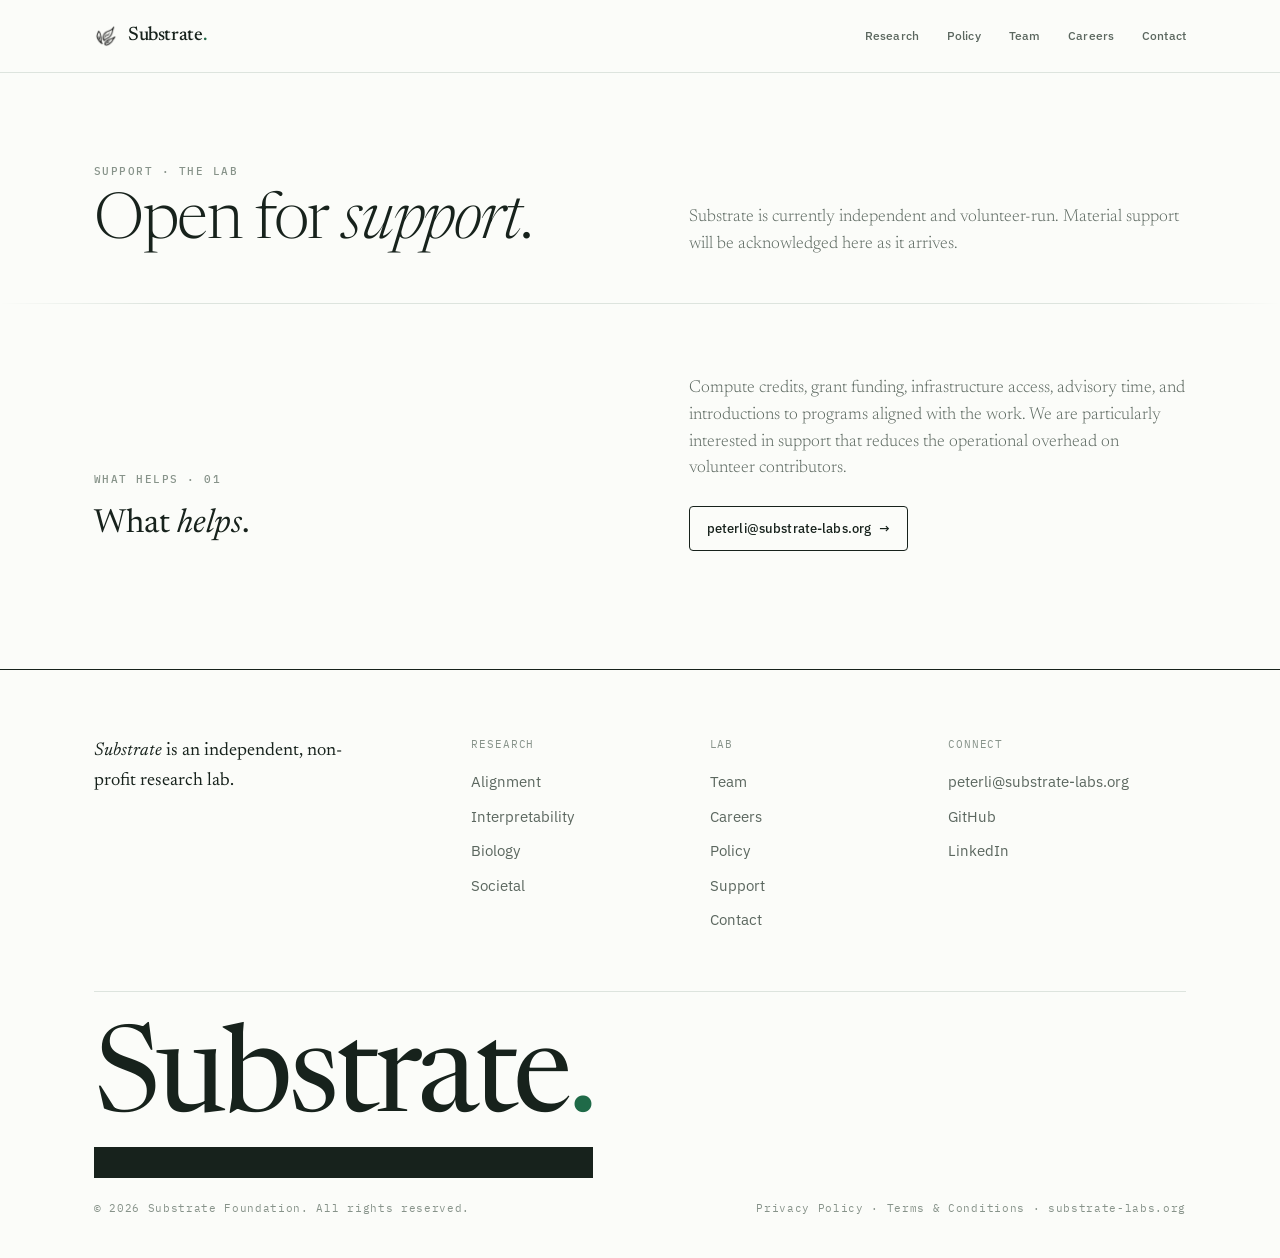
<file: support.html>
<!doctype html>
<html lang="en">
<head>
<meta charset="utf-8" />
<title>Support · Substrate Labs</title>
<meta name="viewport" content="width=device-width, initial-scale=1" />
<meta name="description" content="Substrate is currently independent and volunteer-run. Material support will be acknowledged here." />
<meta property="og:title" content="Substrate Labs" />
<meta property="og:description" content="An independent research lab studying the structure of intelligence in machines, molecules, and the systems that shape our world." />
<meta property="og:type" content="website" />
<meta property="og:url" content="https://www.substrate-labs.org/support" />
<link rel="icon" type="image/png" href="/logos/substrate-leaf-icon.png" />
<link rel="preconnect" href="https://fonts.googleapis.com" />
<link rel="preconnect" href="https://fonts.gstatic.com" crossorigin />
<link href="https://fonts.googleapis.com/css2?family=IBM+Plex+Mono:wght@400;500&family=IBM+Plex+Sans:ital,wght@0,400;0,500;0,600;1,400&family=Newsreader:ital,opsz,wght@0,6..72,300;0,6..72,400;0,6..72,500;1,6..72,300;1,6..72,400&display=swap" rel="stylesheet" />
<link rel="stylesheet" href="style.css?v=21" />
<script defer src="https://cdn.vercel-insights.com/v1/script.js"></script>
</head>
<body data-screen-label="Substrate · support">

  <header class="topbar">
    <div class="container row">
      <a href="/" class="mark" aria-label="Substrate, home"><img class="sprout" src="/logos/substrate-leaf-mark.png" alt="" /><span class="wordmark-text">Substrate<span class="dot">.</span></span></a>
      <nav>
        <a href="/research">Research</a>
        <a href="/policy">Policy</a>
        <a href="/team">Team</a>
        <a href="/careers">Careers</a>
        <a href="/contact">Contact</a>
      </nav>
    </div>
  </header>

  <section class="page-head">
    <div class="container">
      <div class="stack">
        <div class="left">
          <div class="eyebrow">Support · The Lab</div>
          <h1 class="display">Open for <em>support</em>.</h1>
        </div>
        <div class="right">
          <p class="lede">
            Substrate is currently independent and volunteer-run. Material support will be acknowledged here as it arrives.
          </p>
        </div>
      </div>
    </div>
  </section>

  <section class="section">
    <div class="container">
      <div class="head">
        <div class="left">
          <div class="eyebrow">What helps · 01</div>
          <h2>What <em>helps</em>.</h2>
        </div>
        <div class="right">
          <p class="lede">
            Compute credits, grant funding, infrastructure access, advisory time, and introductions to programs aligned with the work. We are particularly interested in support that reduces the operational overhead on volunteer contributors.
          </p>
          <div class="actions" style="margin-top: 24px;">
            <a href="mailto:peterli@substrate-labs.org?subject=Support%20for%20Substrate" class="btn">peterli@substrate-labs.org <span class="arr">→</span></a>
          </div>
        </div>
      </div>
    </div>
  </section>

  <footer class="footer" data-screen-label="Footer">
    <div class="container">
      <div class="row1">
        <div class="brand">
          <p class="line"><em>Substrate</em> is an independent, non-profit research lab.</p>
        </div>
        <div class="col">
          <h4>Research</h4>
          <ul>
            <li><a href="/research#alignment">Alignment</a></li>
            <li><a href="/research#interpretability">Interpretability</a></li>
            <li><a href="/research#biology">Biology</a></li>
            <li><a href="/research#societal">Societal</a></li>
          </ul>
        </div>
        <div class="col">
          <h4>Lab</h4>
          <ul>
            <li><a href="/#team">Team</a></li>
            <li><a href="/careers">Careers</a></li>
            <li><a href="/policy">Policy</a></li>
            <li><a href="/support">Support</a></li>
            <li><a href="/contact">Contact</a></li>
          </ul>
        </div>
        <div class="col">
          <h4>Connect</h4>
          <ul>
            <li><a href="mailto:peterli@substrate-labs.org">peterli@substrate-labs.org</a></li>
            <li><a href="https://github.com/Substrate-Lab" target="_blank" rel="noopener">GitHub</a></li>
            <li><a href="https://www.linkedin.com/company/substrate-labs/" target="_blank" rel="noopener">LinkedIn</a></li>
          </ul>
        </div>
      </div>

      <div class="wordmark-row">
        <div class="wordmark">Substrate<span class="dot">.</span></div>
      </div>

      <div class="meta-row">
        <span>© 2026 Substrate Foundation. All rights reserved.</span>
        <span class="legal"><a href="/privacy">Privacy Policy</a> · <a href="/terms">Terms &amp; Conditions</a> · substrate-labs.org</span>
      </div>
    </div>
  </footer>

  <script src="/site.js?v=21" defer></script>
</body>
</html>
</file>
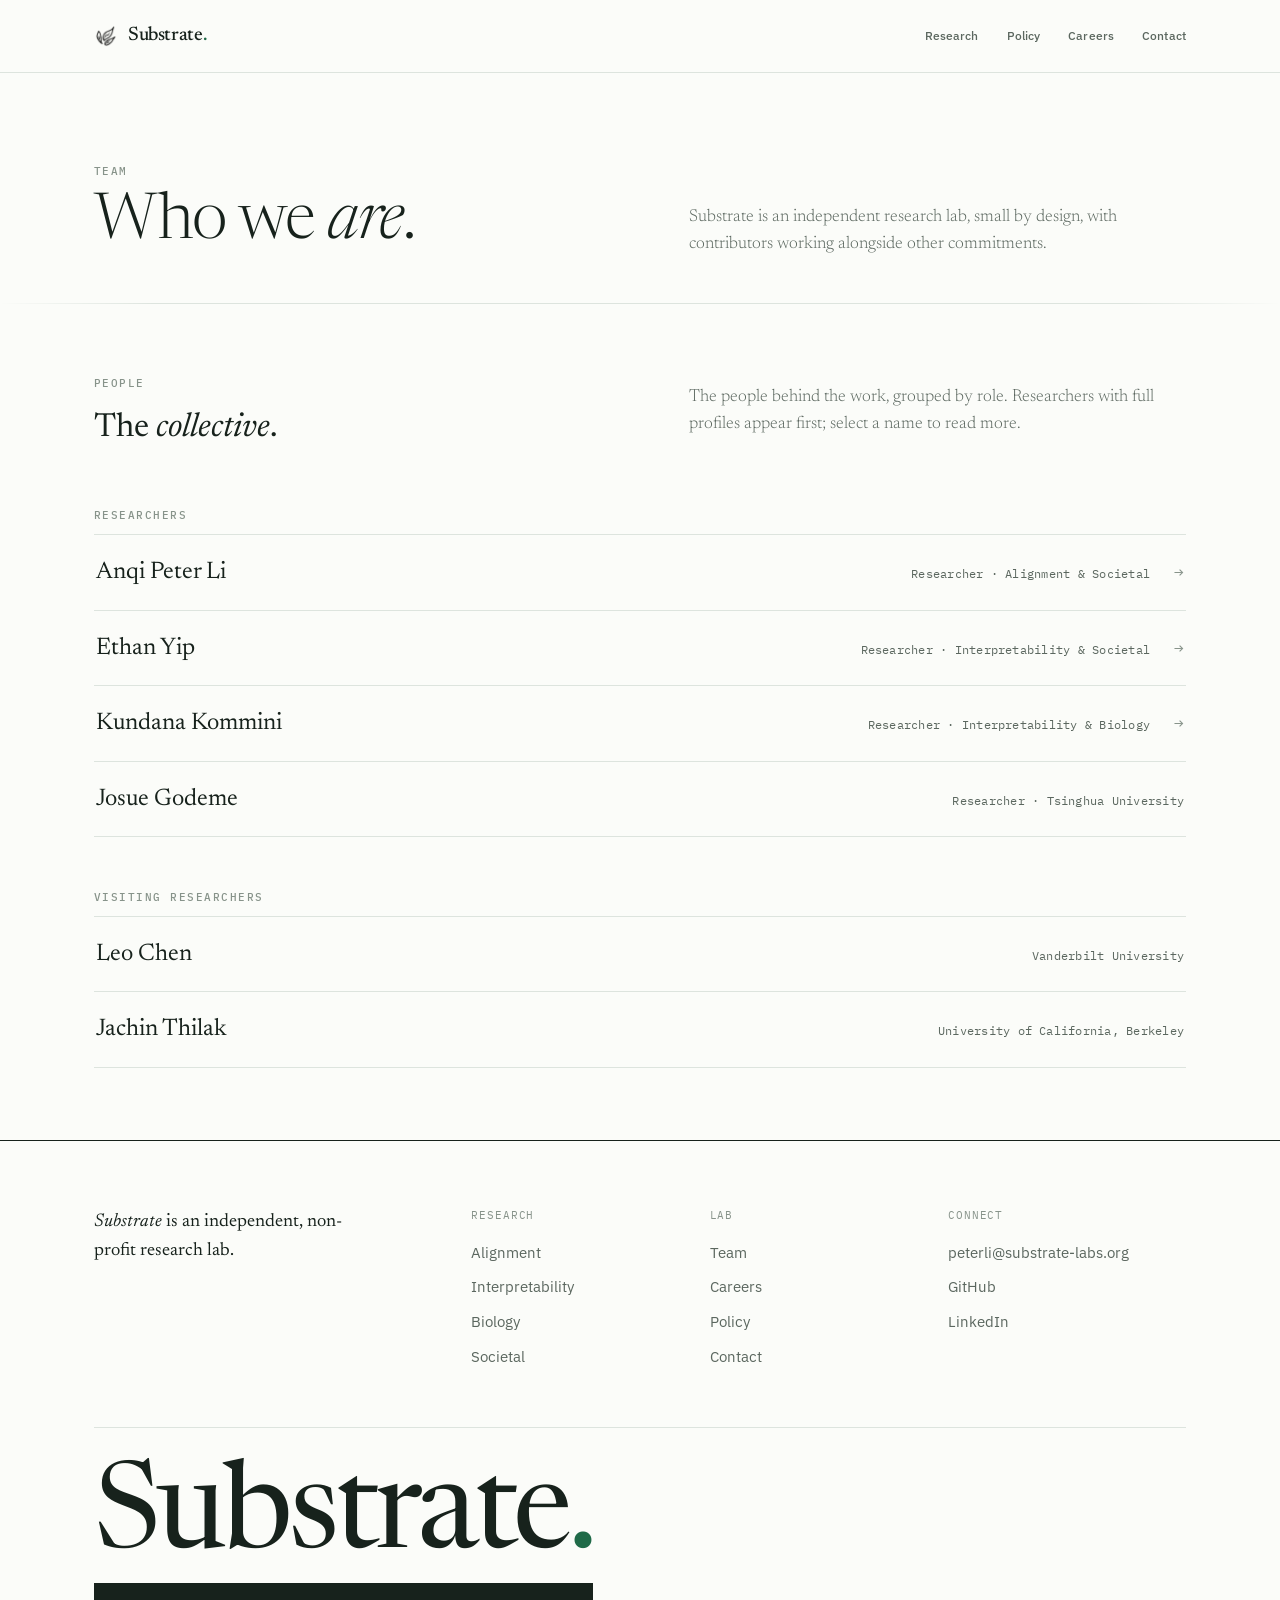
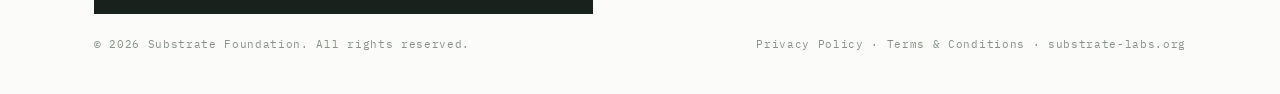
<file: team.html>
<!doctype html>
<html lang="en">
<head>
<meta charset="utf-8" />
<title>Team · Substrate Labs</title>
<meta name="viewport" content="width=device-width, initial-scale=1" />
<meta name="description" content="The people building Substrate." />
<meta property="og:title" content="Substrate Labs" />
<meta property="og:description" content="An independent research lab studying the structure of intelligence in machines, molecules, and the systems that shape our world." />
<meta property="og:type" content="website" />
<meta property="og:url" content="https://www.substrate-labs.org" />
<link rel="icon" type="image/png" href="/logos/substrate-leaf-icon.png" />
<link rel="preconnect" href="https://fonts.googleapis.com" />
<link rel="preconnect" href="https://fonts.gstatic.com" crossorigin />
<link href="https://fonts.googleapis.com/css2?family=IBM+Plex+Mono:wght@400;500&family=IBM+Plex+Sans:ital,wght@0,400;0,500;0,600;1,400&family=Newsreader:ital,opsz,wght@0,6..72,300;0,6..72,400;0,6..72,500;1,6..72,300;1,6..72,400&display=swap" rel="stylesheet" />
<link rel="stylesheet" href="style.css?v=21" />
<style>
  /* Roster — grouped by role. Researchers with profiles link through; others are static rows. */
  .group{margin-top:52px}
  .group .eyebrow{margin-bottom:10px}
  .roster{border-top:1px solid var(--rule)}
  .person{
    display:flex;align-items:baseline;gap:24px;
    padding:24px 2px;border-bottom:1px solid var(--rule);
  }
  .person .p-name{font-family:var(--serif);font-size:1.5rem;line-height:1.1;color:var(--ink);flex:1 1 auto}
  .person .p-role{font-family:var(--mono);font-size:.74rem;letter-spacing:.02em;color:var(--muted);text-align:right}
  .person .p-arrow{font-family:var(--mono);font-size:1rem;color:var(--faint);flex:none;transition:.15s}
  a.person:hover .p-name{text-decoration:underline;text-underline-offset:3px}
  a.person:hover .p-arrow{color:var(--ink);transform:translateX(3px)}
  .roster .empty{padding:22px 2px;border-bottom:1px solid var(--rule);color:var(--faint);font-family:var(--serif);font-style:italic;font-size:1.05rem}
  @media (max-width:640px){
    .person{flex-wrap:wrap;gap:4px 24px}
    .person .p-name{flex:1 1 100%;order:1}
    .person .p-role{order:3;text-align:left;flex:1 1 100%}
    .person .p-arrow{order:2;margin-left:auto}
  }
</style>
<script defer src="https://cdn.vercel-insights.com/v1/script.js"></script>
</head>
<body data-screen-label="Substrate · team">

  <header class="topbar">
    <div class="container row">
      <a href="/" class="mark" aria-label="Substrate, home"><img class="sprout" src="/logos/substrate-leaf-mark.png" alt="" /><span class="wordmark-text">Substrate<span class="dot">.</span></span></a>
      <nav>
        <a href="/#research">Research</a>
        <a href="/#policy">Policy</a>
        <a href="/#careers">Careers</a>
        <a href="/#contact">Contact</a>
      </nav>
    </div>
  </header>

  <section class="page-head">
    <div class="container">
      <div class="stack">
        <div class="left">
          <div class="eyebrow">Team</div>
          <h1 class="display">Who we <em>are</em>.</h1>
        </div>
        <div class="right">
          <p class="lede">
            Substrate is an independent research lab, small by design, with contributors working alongside other commitments.
          </p>
        </div>
      </div>
    </div>
  </section>

  <section class="section">
    <div class="container">
      <div class="head">
        <div class="left">
          <div class="eyebrow">People</div>
          <h2>The <em>collective</em>.</h2>
        </div>
        <div class="right">
          <p class="lede">
            The people behind the work, grouped by role. Researchers with full profiles appear first; select a name to read more.
          </p>
        </div>
      </div>

      <!-- ── Researchers — full profiles first, then the wider group ──── -->
      <div class="group">
        <div class="eyebrow">Researchers</div>
        <div class="roster">
          <a class="person" href="/peter">
            <span class="p-name">Anqi Peter Li</span>
            <span class="p-role">Researcher · Alignment &amp; Societal</span>
            <span class="p-arrow" aria-hidden="true">&rarr;</span>
          </a>
          <a class="person" href="/ethan">
            <span class="p-name">Ethan Yip</span>
            <span class="p-role">Researcher · Interpretability &amp; Societal</span>
            <span class="p-arrow" aria-hidden="true">&rarr;</span>
          </a>
          <a class="person" href="/kundana">
            <span class="p-name">Kundana Kommini</span>
            <span class="p-role">Researcher · Interpretability &amp; Biology</span>
            <span class="p-arrow" aria-hidden="true">&rarr;</span>
          </a>
          <div class="person">
            <span class="p-name">Josue Godeme</span>
            <span class="p-role">Researcher · Tsinghua University</span>
          </div>
        </div>
      </div>

      <!-- ── Visiting Researchers — name + home institution, no profile page ─ -->
      <div class="group">
        <div class="eyebrow">Visiting Researchers</div>
        <div class="roster">
          <div class="person">
            <span class="p-name">Leo Chen</span>
            <span class="p-role">Vanderbilt University</span>
          </div>
          <div class="person">
            <span class="p-name">Jachin Thilak</span>
            <span class="p-role">University of California, Berkeley</span>
          </div>
          <!-- Add one row per visiting researcher:
          <div class="person">
            <span class="p-name">Full Name</span>
            <span class="p-role">Home institution</span>
          </div>
          -->
        </div>
      </div>
    </div>
  </section>


  <footer class="footer" data-screen-label="Footer">
    <div class="container">
      <div class="row1">
        <div class="brand">
          <p class="line"><em>Substrate</em> is an independent, non-profit research lab.</p>
        </div>
        <div class="col">
          <h4>Research</h4>
          <ul>
            <li><a href="/#research">Alignment</a></li>
            <li><a href="/#research">Interpretability</a></li>
            <li><a href="/#research">Biology</a></li>
            <li><a href="/#research">Societal</a></li>
          </ul>
        </div>
        <div class="col">
          <h4>Lab</h4>
          <ul>
            <li><a href="/#team">Team</a></li>
            <li><a href="/#careers">Careers</a></li>
            <li><a href="/#policy">Policy</a></li>
            <li><a href="/#contact">Contact</a></li>
          </ul>
        </div>
        <div class="col">
          <h4>Connect</h4>
          <ul>
            <li><a href="mailto:peterli@substrate-labs.org">peterli@substrate-labs.org</a></li>
            <li><a href="https://github.com/Substrate-Lab" target="_blank" rel="noopener">GitHub</a></li>
            <li><a href="https://www.linkedin.com/company/substrate-labs/" target="_blank" rel="noopener">LinkedIn</a></li>
          </ul>
        </div>
      </div>

      <div class="wordmark-row">
        <div class="wordmark">Substrate<span class="dot">.</span></div>
      </div>

      <div class="meta-row">
        <span>© 2026 Substrate Foundation. All rights reserved.</span>
        <span class="legal"><a href="/privacy">Privacy Policy</a> · <a href="/terms">Terms &amp; Conditions</a> · substrate-labs.org</span>
      </div>
    </div>
  </footer>

  <script src="/site.js?v=21" defer></script>
</body>
</html>
</file>
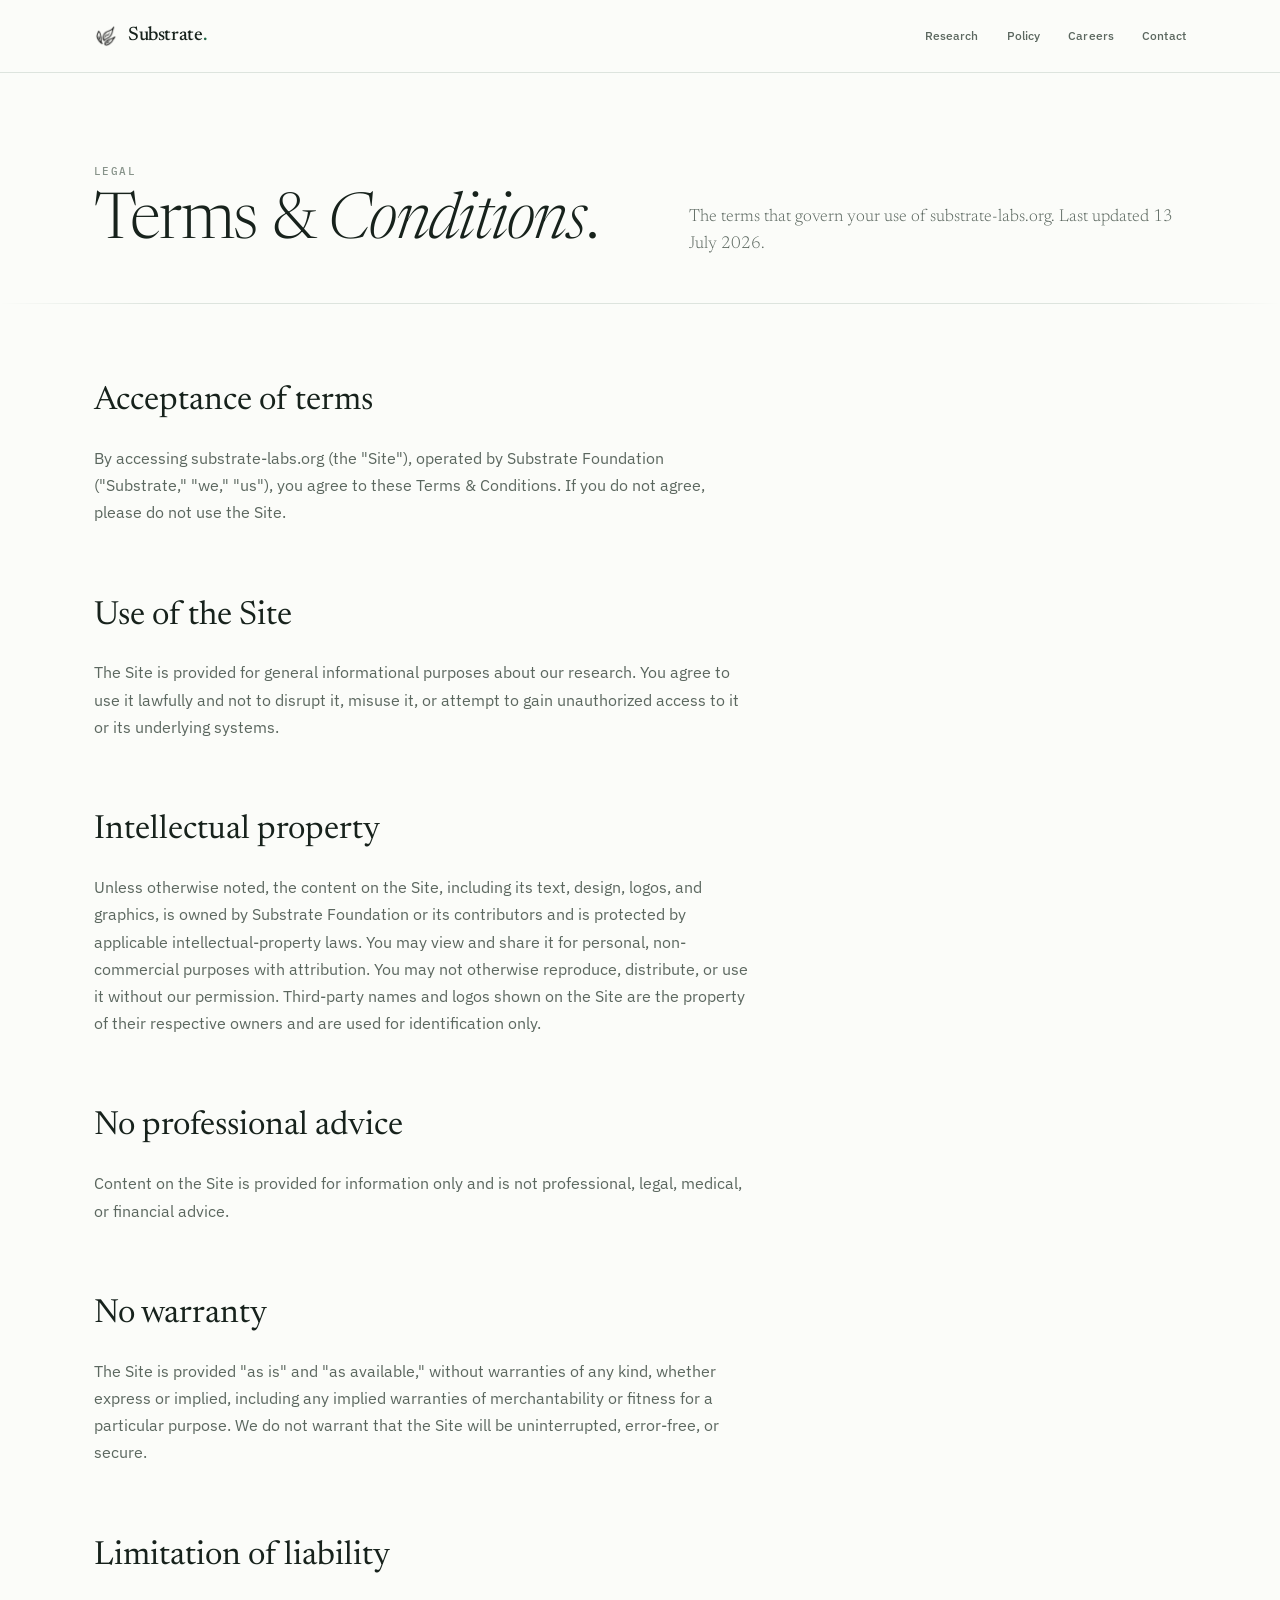
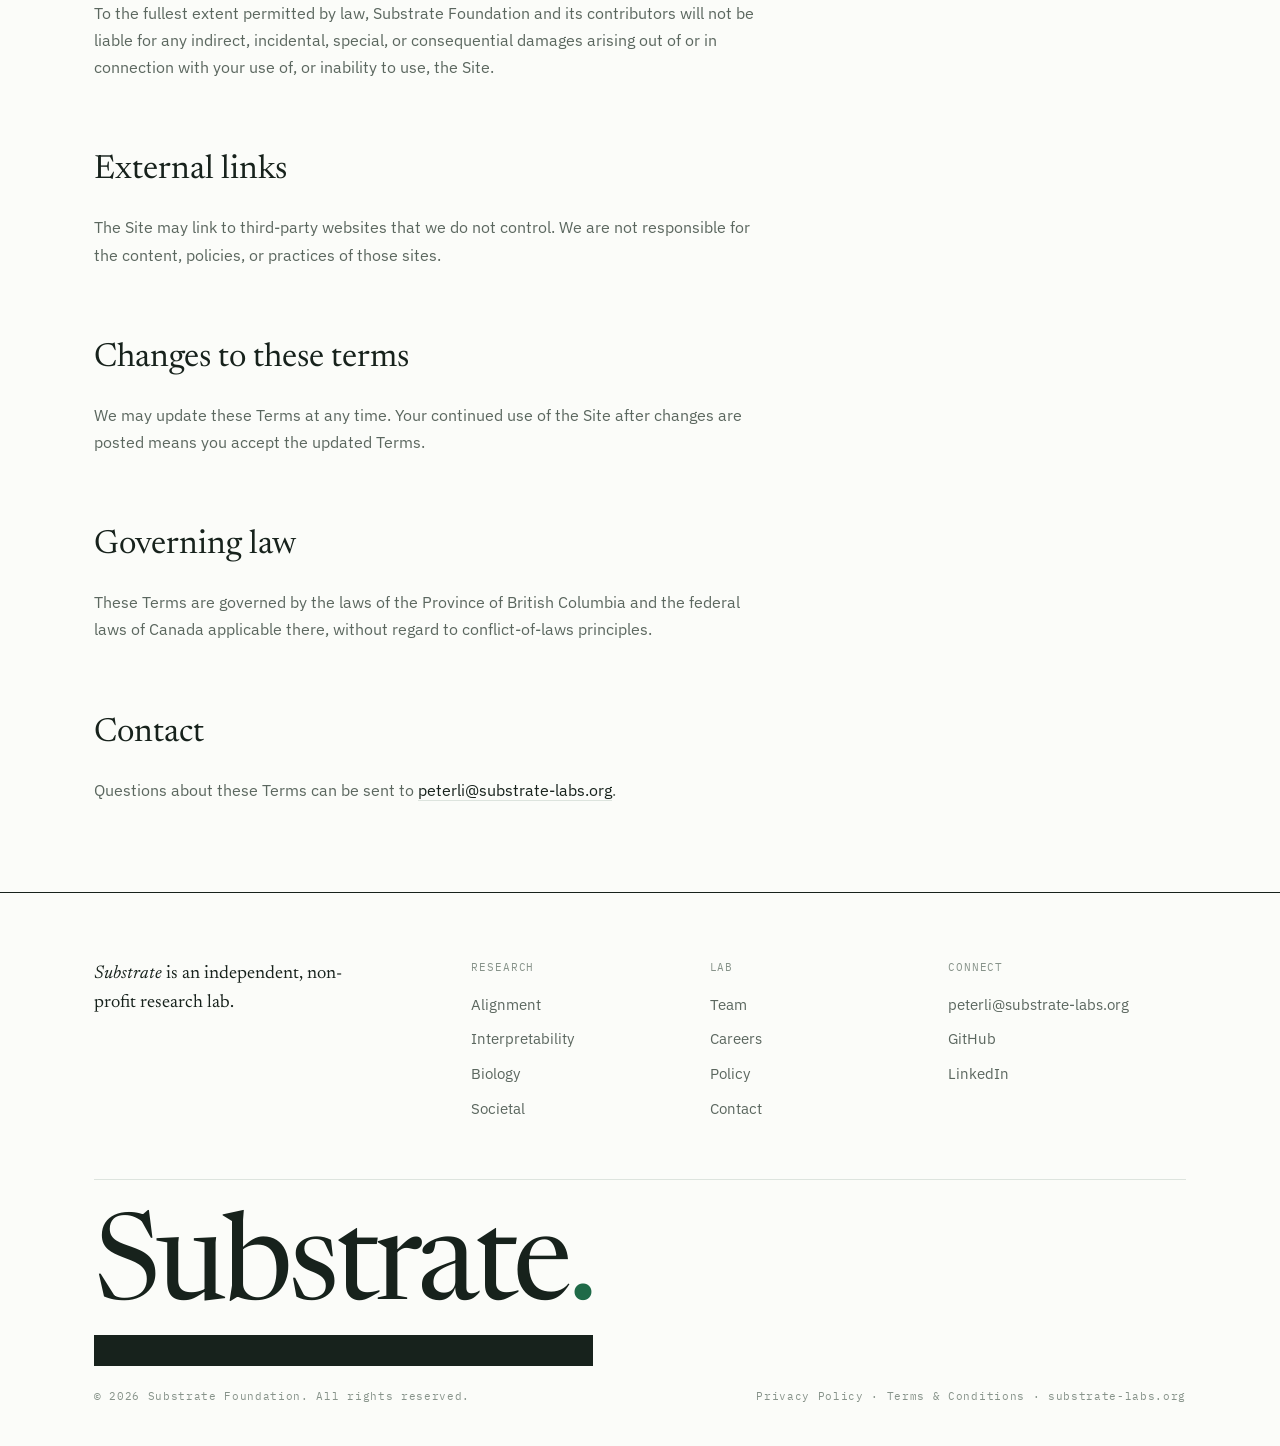
<file: terms.html>
<!doctype html>
<html lang="en">
<head>
<meta charset="utf-8" />
<title>Terms &amp; Conditions · Substrate Labs</title>
<meta name="viewport" content="width=device-width, initial-scale=1" />
<meta name="description" content="Terms and conditions for using substrate-labs.org." />
<meta property="og:title" content="Substrate Labs" />
<meta property="og:description" content="An independent research lab studying the structure of intelligence in machines, molecules, and the systems that shape our world." />
<meta property="og:type" content="website" />
<meta property="og:url" content="https://www.substrate-labs.org/terms" />
<link rel="icon" type="image/png" href="/logos/substrate-leaf-icon.png" />
<link rel="preconnect" href="https://fonts.googleapis.com" />
<link rel="preconnect" href="https://fonts.gstatic.com" crossorigin />
<link href="https://fonts.googleapis.com/css2?family=IBM+Plex+Mono:wght@400;500&family=IBM+Plex+Sans:ital,wght@0,400;0,500;0,600;1,400&family=Newsreader:ital,opsz,wght@0,6..72,300;0,6..72,400;0,6..72,500;1,6..72,300;1,6..72,400&display=swap" rel="stylesheet" />
<link rel="stylesheet" href="style.css?v=21" />
<script defer src="https://cdn.vercel-insights.com/v1/script.js"></script>
</head>
<body data-screen-label="Substrate · terms">

  <header class="topbar">
    <div class="container row">
      <a href="/" class="mark" aria-label="Substrate, home"><img class="sprout" src="/logos/substrate-leaf-mark.png" alt="" /><span class="wordmark-text">Substrate<span class="dot">.</span></span></a>
      <nav>
        <a href="/#research">Research</a>
        <a href="/#policy">Policy</a>
        <a href="/#careers">Careers</a>
        <a href="/#contact">Contact</a>
      </nav>
    </div>
  </header>

  <section class="page-head">
    <div class="container">
      <div class="stack">
        <div class="left">
          <div class="eyebrow">Legal</div>
          <h1 class="display">Terms &amp; <em>Conditions</em>.</h1>
        </div>
        <div class="right">
          <p class="lede">The terms that govern your use of substrate-labs.org. Last updated 13 July 2026.</p>
        </div>
      </div>
    </div>
  </section>

  <section class="section">
    <div class="container">
      <div class="legal-doc">
        <h2>Acceptance of terms</h2>
        <p>By accessing substrate-labs.org (the "Site"), operated by Substrate Foundation ("Substrate," "we," "us"), you agree to these Terms &amp; Conditions. If you do not agree, please do not use the Site.</p>

        <h2>Use of the Site</h2>
        <p>The Site is provided for general informational purposes about our research. You agree to use it lawfully and not to disrupt it, misuse it, or attempt to gain unauthorized access to it or its underlying systems.</p>

        <h2>Intellectual property</h2>
        <p>Unless otherwise noted, the content on the Site, including its text, design, logos, and graphics, is owned by Substrate Foundation or its contributors and is protected by applicable intellectual-property laws. You may view and share it for personal, non-commercial purposes with attribution. You may not otherwise reproduce, distribute, or use it without our permission. Third-party names and logos shown on the Site are the property of their respective owners and are used for identification only.</p>

        <h2>No professional advice</h2>
        <p>Content on the Site is provided for information only and is not professional, legal, medical, or financial advice.</p>

        <h2>No warranty</h2>
        <p>The Site is provided "as is" and "as available," without warranties of any kind, whether express or implied, including any implied warranties of merchantability or fitness for a particular purpose. We do not warrant that the Site will be uninterrupted, error-free, or secure.</p>

        <h2>Limitation of liability</h2>
        <p>To the fullest extent permitted by law, Substrate Foundation and its contributors will not be liable for any indirect, incidental, special, or consequential damages arising out of or in connection with your use of, or inability to use, the Site.</p>

        <h2>External links</h2>
        <p>The Site may link to third-party websites that we do not control. We are not responsible for the content, policies, or practices of those sites.</p>

        <h2>Changes to these terms</h2>
        <p>We may update these Terms at any time. Your continued use of the Site after changes are posted means you accept the updated Terms.</p>

        <h2>Governing law</h2>
        <p>These Terms are governed by the laws of the Province of British Columbia and the federal laws of Canada applicable there, without regard to conflict-of-laws principles.</p>

        <h2>Contact</h2>
        <p>Questions about these Terms can be sent to <a href="mailto:peterli@substrate-labs.org">peterli@substrate-labs.org</a>.</p>
      </div>
    </div>
  </section>

  <footer class="footer">
    <div class="container">
      <div class="row1">
        <div class="brand">
          <p class="line"><em>Substrate</em> is an independent, non-profit research lab.</p>
        </div>
        <div class="col">
          <h4>Research</h4>
          <ul>
            <li><a href="/#research">Alignment</a></li>
            <li><a href="/#research">Interpretability</a></li>
            <li><a href="/#research">Biology</a></li>
            <li><a href="/#research">Societal</a></li>
          </ul>
        </div>
        <div class="col">
          <h4>Lab</h4>
          <ul>
            <li><a href="/#team">Team</a></li>
            <li><a href="/#careers">Careers</a></li>
            <li><a href="/#policy">Policy</a></li>
            <li><a href="/#contact">Contact</a></li>
          </ul>
        </div>
        <div class="col">
          <h4>Connect</h4>
          <ul>
            <li><a href="mailto:peterli@substrate-labs.org">peterli@substrate-labs.org</a></li>
            <li><a href="https://github.com/Substrate-Lab" target="_blank" rel="noopener">GitHub</a></li>
            <li><a href="https://www.linkedin.com/company/substrate-labs/" target="_blank" rel="noopener">LinkedIn</a></li>
          </ul>
        </div>
      </div>

      <div class="wordmark-row">
        <div class="wordmark">Substrate<span class="dot">.</span></div>
      </div>

      <div class="meta-row">
        <span>© 2026 Substrate Foundation. All rights reserved.</span>
        <span class="legal"><a href="/privacy">Privacy Policy</a> · <a href="/terms">Terms &amp; Conditions</a> · substrate-labs.org</span>
      </div>
    </div>
  </footer>

</body>
</html>
</file>
<file: style.css>
/* ============================================================
   Substrate Labs — quiet research editorial
   Newsreader display type, IBM Plex body type, restrained green,
   a precise rule system for a calm, legible lab presence, and one
   restrained motion language that gives the page a pulse.
   ============================================================ */

:root{
  --bg:#FBFCF9;
  --panel:#F1F4F0;
  --ink:#17221C;
  --muted:#5B675F;
  --faint:#87938A;
  --rule:#DDE4DE;
  --accent:#1F6A48;
  --serif:'Newsreader', Georgia, 'Times New Roman', serif;
  --sans:'IBM Plex Sans', -apple-system, BlinkMacSystemFont, 'Segoe UI', sans-serif;
  --mono:'IBM Plex Mono', ui-monospace, 'SFMono-Regular', monospace;
  --maxw:1180px;
}

*{box-sizing:border-box}
html{-webkit-text-size-adjust:100%;scroll-behavior:smooth}
section[id],article[id]{scroll-margin-top:96px}
body{
  margin:0;
  background:var(--bg);
  color:var(--ink);
  font-family:var(--sans);
  font-weight:400;
  font-size:16px;
  line-height:1.6;
  -webkit-font-smoothing:antialiased;
  text-rendering:optimizeLegibility;
}
img{max-width:100%;display:block}
a{color:inherit;text-decoration:none}
em{font-style:italic}
h1,h2,h3,h4{font-weight:400;margin:0}
::selection{background:#D6E8DA;color:var(--ink)}
:focus-visible{outline:2px solid var(--accent);outline-offset:4px}

.container{max-width:var(--maxw);margin:0 auto;padding:0 44px}

/* label / kicker treatment shared across the site */
.eyebrow,.paper-group .eyebrow{
  font-family:var(--mono);
  font-size:.66rem;
  font-weight:500;
  letter-spacing:.14em;
  text-transform:uppercase;
  color:var(--faint);
  display:block;
}

/* ── TOP NAV ─────────────────────────────────────────────── */
.topbar{
  position:sticky;top:0;z-index:50;
  background:rgba(251,252,249,.94);
  backdrop-filter:saturate(1.4) blur(10px);
  border-bottom:1px solid var(--rule);
}
.topbar .row{display:flex;align-items:center;justify-content:space-between;height:72px}
.mark{display:flex;align-items:center;gap:10px}
.sprout{height:24px;width:auto;filter:brightness(0) saturate(100%);opacity:.86}
.wordmark-text{font-family:var(--serif);font-size:1.22rem;font-weight:500;letter-spacing:-.02em}
.dot{color:var(--accent)}
nav{display:flex;gap:28px}
nav a{
  position:relative;font-family:var(--sans);font-size:.78rem;font-weight:500;letter-spacing:.01em;
  color:var(--muted);padding:5px 0;transition:color .18s;
}
nav a::after{
  content:"";position:absolute;left:0;right:0;bottom:0;height:2px;background:var(--accent);
  transform:scaleX(0);transform-origin:left;transition:transform .28s ease;
}
nav a:hover{color:var(--ink)}
nav a:hover::after,nav a.active::after{transform:scaleX(1)}
nav a.active{color:var(--ink)}

/* ── HERO / research thesis + living WebGL field ──────────── */
.hero{
  min-height:calc(100svh - 72px);
  padding:0 0 28px;
  position:relative;
  overflow:hidden;
}
.hero .tree-stage{display:none}
.hero-stage{
  width:100%;
  min-height:calc(100svh - 100px);
  display:grid;
  grid-template-rows:auto 1fr auto;
  position:relative;
}
.hero-kicker{
  display:flex;
  align-items:center;
  justify-content:space-between;
  padding-top:clamp(28px,4.2vh,48px);
  position:relative;
  z-index:2;
}
.hero-count{
  color:var(--faint);
  font-family:var(--mono);
  font-size:.66rem;
  letter-spacing:.1em;
}
.hero-composition{
  position:relative;
  min-height:0;
  height:100%;
  margin:clamp(38px,5.6vh,68px) 0 clamp(28px,4.5vh,52px);
}
.hero-type{
  position:relative;
  z-index:2;
  display:grid;
  grid-template-columns:minmax(0,1.3fr) minmax(76px,.42fr) minmax(0,1.12fr);
  gap:clamp(16px,2.8vw,42px);
  align-items:start;
  width:100%;
  font-family:var(--sans);
  font-size:clamp(3.65rem,7.35vw,7.4rem);
  font-weight:300;
  line-height:.8;
  letter-spacing:-.09em;
  text-transform:lowercase;
  animation:hero-type-in .9s cubic-bezier(.16,1,.3,1) both;
}
.type-lockup{display:flex;flex-direction:column;white-space:nowrap}
.type-left{align-items:flex-start;padding-top:clamp(34px,8vh,84px)}
.type-center{align-items:center;padding-top:clamp(124px,21vh,178px);line-height:.76}
.type-right{
  align-items:flex-end;
  text-align:right;
  padding-top:clamp(34px,8vh,84px);
  font-family:var(--serif);
  font-style:italic;
  letter-spacing:-.065em;
}
.type-right .dot{font-family:var(--sans);font-style:normal;color:var(--accent);margin-left:.02em}
.hero-field{
  position:absolute;
  z-index:1;
  left:50%;
  top:54%;
  width:min(65vw,760px);
  height:min(58vh,480px);
  transform:translate(-50%,-50%);
  pointer-events:auto;
  animation:hero-field-in .95s cubic-bezier(.16,1,.3,1) .08s both;
}
.field-canvas{display:block;position:absolute;inset:0;width:100%;height:100%}
.field-cue{
  position:absolute;
  right:2px;
  bottom:9px;
  color:var(--faint);
  font-family:var(--mono);
  font-size:.58rem;
  letter-spacing:.07em;
  text-transform:uppercase;
  pointer-events:none;
  opacity:.72;
}
.hero-notes{
  position:relative;
  z-index:2;
  display:grid;
  grid-template-columns:1fr 1fr;
  gap:48px;
  align-items:end;
  margin-bottom:clamp(2px,1vh,10px);
  font-family:var(--mono);
  font-size:clamp(.65rem,.9vw,.75rem);
  line-height:1.55;
  color:var(--ink);
  animation:hero-notes-in .75s cubic-bezier(.16,1,.3,1) .18s both;
}
.hero-notes p{margin:0;max-width:42ch}
.hero-notes p:last-child{justify-self:end;text-align:right}
.hero-notes a{border-bottom:1px solid var(--rule);padding-bottom:2px}
.hero-notes a .arr{display:inline-block;transition:transform .15s}
.hero-notes a:hover{border-color:var(--ink)}
.hero-notes a:hover .arr{transform:translateX(3px)}
@keyframes hero-field-in{from{opacity:0;transform:translate(-50%,-50%) scale(.97)}to{opacity:1;transform:translate(-50%,-50%) scale(1)}}
@keyframes hero-type-in{from{opacity:0;transform:translateY(18px)}to{opacity:1;transform:none}}
@keyframes hero-notes-in{from{opacity:0;transform:translateY(10px)}to{opacity:1;transform:none}}
.hero-statement{
  font-family:var(--serif);font-weight:300;
  font-size:clamp(2rem,4.4vw,3.6rem);
  line-height:1.12;letter-spacing:-.018em;
  margin:0 0 .55em;max-width:22ch;
}
.lede{
  font-family:var(--serif);font-weight:300;
  font-size:clamp(1.04rem,1.35vw,1.18rem);
  line-height:1.55;color:var(--muted);
  max-width:56ch;margin:0;
}
.actions{display:flex;gap:14px;flex-wrap:wrap;margin-top:34px}
.btn{
  font-family:var(--sans);font-size:.82rem;font-weight:500;letter-spacing:.01em;
  padding:11px 17px;border:1px solid var(--ink);border-radius:4px;
  color:var(--ink);display:inline-flex;align-items:center;gap:8px;
  transition:background .15s,color .15s,border-color .15s;
}
.btn:hover{background:var(--ink);color:var(--bg)}
.btn.ghost{border-color:var(--rule);color:var(--muted)}
.btn.ghost:hover{border-color:var(--ink);color:var(--ink);background:transparent}
.arr{transition:transform .15s}
.btn:hover .arr{transform:translateX(3px)}

/* ── RESEARCH-AREA PILLARS (home) ────────────────────────── */
.pillars{
  max-width:var(--maxw);margin:0 auto;
  padding:clamp(30px,5vh,60px) 44px clamp(50px,8vh,100px);
  display:grid;grid-template-columns:repeat(2,minmax(0,1fr));
  gap:clamp(30px,4vw,64px);
}
.research-lead{max-width:52ch;margin:clamp(4px,1vh,16px) 0 0}
#research .hero-statement{
  font-family:var(--serif);font-weight:300;
  font-size:clamp(1.6rem,2.7vw,2.3rem);line-height:1.2;letter-spacing:-.012em;
  max-width:none;margin:0 0 26px;
}
.research-lead .actions{margin-top:0}
.pillar-grid{
  display:grid;grid-template-columns:repeat(4,minmax(0,1fr));
  gap:clamp(24px,3vw,40px);margin-top:clamp(40px,5vh,62px);
}
.pillar{padding-top:18px;border-top:1px solid var(--ink)}
.pillar .n{
  font-family:var(--mono);font-size:.66rem;letter-spacing:.14em;
  text-transform:uppercase;color:var(--faint);margin-bottom:14px;
}
.pillar h3{font-family:var(--serif);font-size:1.42rem;margin-bottom:12px}
.pillar p{color:var(--muted);font-size:1rem;margin:0 0 18px}
.more{
  font-family:var(--sans);font-size:.78rem;font-weight:500;letter-spacing:.01em;
  color:var(--ink);border-bottom:1px solid var(--rule);padding-bottom:2px;
}
.more:hover{border-color:var(--ink)}

/* ── ORIGINS logo/label strip (home) ─────────────────────── */
.origins{padding:clamp(40px,5.5vh,78px) 0;position:relative}
.origins .stack{display:grid;grid-template-columns:1.1fr 1fr;gap:48px;align-items:end}
.marquee{
  margin-top:42px;overflow:hidden;border-top:1px solid var(--rule);border-bottom:1px solid var(--rule);
}
.track{display:flex;align-items:center;justify-content:space-between;gap:30px;width:auto;padding:22px 44px}
.item{display:flex;align-items:center;padding:0;flex:0 1 auto}
.item[aria-hidden="true"]{display:none}
.item .logo{height:30px;display:flex;align-items:center}
.item .logo img{height:100%;width:auto;object-fit:contain;filter:grayscale(1);opacity:.58;transition:opacity .2s}
.item:hover .logo img{opacity:.9}
.item .label{display:none}

/* ── GENERIC PAGE HEAD (subpages) ────────────────────────── */
.page-head{padding:clamp(68px,10vh,118px) 0 clamp(30px,5vh,58px)}
.page-head .stack{display:grid;grid-template-columns:1.1fr 1fr;gap:48px;align-items:end}
.display{
  font-family:var(--serif);font-weight:300;
  font-size:clamp(2.4rem,5vw,4rem);line-height:1.06;
  letter-spacing:-.022em;margin-top:.16em;
}

/* ── SECTION + its header pair ───────────────────────────── */
.section{padding:clamp(58px,8vh,100px) 0;position:relative}
.section::before,.origins::before{
  content:"";position:absolute;top:0;left:0;right:0;height:1px;background:var(--rule);
  -webkit-mask-image:linear-gradient(90deg,transparent,#000 12%,#000 88%,transparent);
  mask-image:linear-gradient(90deg,transparent,#000 12%,#000 88%,transparent);
}
.head{display:grid;grid-template-columns:1.1fr 1fr;gap:48px;align-items:end;margin-bottom:46px}
.head h2{font-family:var(--serif);font-size:clamp(1.8rem,3vw,2.6rem);margin-top:.3em}
.section .container h2{font-family:var(--serif);font-size:clamp(1.7rem,2.6vw,2.3rem)}
.section .container h3{font-family:var(--serif);font-size:1.35rem;margin:1.4em 0 .4em}
.section .container p{color:var(--muted);max-width:66ch;margin:0 0 1em}
.soon{
  font-family:var(--mono);font-size:.68rem;letter-spacing:.08em;
  text-transform:uppercase;color:var(--faint);
  border:1px solid var(--rule);border-radius:3px;padding:3px 9px;display:inline-block;
}

/* ── DEFINITION block (research top) ─────────────────────── */
.definition{padding:clamp(48px,7vh,88px) 0 0}
.entry{max-width:720px}
.word-row{display:flex;align-items:baseline;gap:14px;flex-wrap:wrap;border-bottom:1px solid var(--ink);padding-bottom:16px}
.word{font-family:var(--serif);font-size:clamp(2.7rem,5vw,4rem);letter-spacing:-.03em}
.ipa,.pos{font-family:var(--mono);font-size:.8rem;color:var(--faint);font-style:normal}
.senses{margin:24px 0 0;padding-left:22px}
.senses li{margin-bottom:6px}
.senses .primary{font-size:1.3rem;margin:0 0 6px;color:var(--ink)}
.qualifier{color:var(--muted);margin:0 0 6px}
.example{color:var(--faint);font-style:italic;margin:0}

/* ── RESEARCH DIRECTIONS (essay entries) ─────────────────── */
.direction-block{padding:clamp(48px,7vh,92px) 0;border-top:1px solid var(--rule)}
.direction-block:first-child{border-top:none}
.direction-block .stack{display:block;max-width:860px}
.direction-block .n{
  font-family:var(--mono);font-size:.68rem;letter-spacing:.14em;
  text-transform:uppercase;color:var(--faint);line-height:1.5;margin-bottom:18px;
}
.direction-block h3{font-family:var(--serif);font-weight:400;font-size:clamp(1.5rem,2.4vw,2rem);line-height:1.2;margin-bottom:18px}
.direction-block p{color:var(--muted);margin:0}
.threads{list-style:none;margin:24px 0 0;padding:0;display:grid;gap:0}
.threads li{
  display:grid;grid-template-columns:44px 1fr;gap:12px;align-items:baseline;
  padding:16px 0;border-top:1px solid var(--rule);color:var(--muted);font-size:1rem;line-height:1.5;
}
.idx{font-family:var(--mono);font-size:.72rem;color:var(--faint)}

/* ── TEAM member grid ────────────────────────────────────── */
.member-grid{display:grid;grid-template-columns:repeat(3,minmax(0,1fr));gap:44px}
.member-link{display:block}
.member .photo{
  aspect-ratio:1/1;background:var(--panel);border:1px solid var(--rule);border-radius:2px;
  overflow:hidden;margin-bottom:18px;display:flex;align-items:center;justify-content:center;
}
.member .photo img{width:100%;height:100%;object-fit:cover}
.member .photo .mono{font-family:var(--mono);font-size:1.6rem;color:var(--faint)}
.member .name{font-family:var(--serif);font-size:1.32rem;margin-bottom:5px}
.member .role{font-family:var(--mono);font-size:.72rem;letter-spacing:.02em;color:var(--muted);margin-bottom:13px}
.member .bio{color:var(--muted);font-size:1rem;margin:0}
.member-link:hover .name{text-decoration:underline;text-underline-offset:3px}
.mono{font-family:var(--mono)}

/* ── CAREERS roles ───────────────────────────────────────── */
.roles{list-style:none;margin:0;padding:0;border-top:1px solid var(--rule)}
.role-item{
  display:grid;grid-template-columns:130px 1fr 190px auto;gap:26px;align-items:center;
  padding:28px 0;border-bottom:1px solid var(--rule);
}
.role-item .area{font-family:var(--mono);font-size:.7rem;letter-spacing:.06em;text-transform:uppercase;color:var(--faint)}
.role-item h3{font-family:var(--serif);font-size:1.35rem;margin-bottom:6px}
.role-item p{color:var(--muted);font-size:.98rem;margin:0;max-width:46ch}
.role-item .meta{display:flex;flex-direction:column;gap:4px;font-family:var(--mono);font-size:.7rem;color:var(--faint)}
.apply{
  font-family:var(--sans);font-size:.78rem;font-weight:500;color:var(--ink);white-space:nowrap;
  border:1px solid var(--rule);border-radius:3px;padding:8px 14px;transition:.15s;
}
.apply:hover{border-color:var(--ink);background:var(--ink);color:var(--bg)}

/* ── PROFILE (person page) ───────────────────────────────── */
.profile{padding:clamp(38px,6vh,76px) 0}
.back{font-family:var(--mono);font-size:.76rem;color:var(--muted);display:inline-block;margin-bottom:44px}
.back:hover{color:var(--ink)}
.profile .stack{display:grid;grid-template-columns:240px 1fr;gap:52px;align-items:start}
.profile .photo{
  aspect-ratio:1/1;background:var(--panel);border:1px solid var(--rule);border-radius:2px;
  overflow:hidden;display:flex;align-items:center;justify-content:center;
}
.profile .photo img{width:100%;height:100%;object-fit:cover}
.profile .photo .mono{font-family:var(--mono);font-size:2rem;color:var(--faint)}
.detail .role{font-family:var(--mono);font-size:.7rem;letter-spacing:.03em;color:var(--faint);margin-bottom:12px}
.detail h1{font-family:var(--serif);font-weight:300;font-size:clamp(2.3rem,4vw,3.4rem);letter-spacing:-.03em;margin-bottom:22px}
.detail .bio{font-family:var(--serif);color:var(--muted);font-size:1.12rem;max-width:60ch;margin:0 0 30px;line-height:1.55}
.areas{margin-bottom:28px}
.areas h2{font-family:var(--mono);font-size:.72rem;letter-spacing:.08em;text-transform:uppercase;color:var(--faint);margin-bottom:12px}
.tags{display:flex;gap:10px;flex-wrap:wrap}
.tags a{font-family:var(--sans);font-size:.78rem;font-weight:500;border:1px solid var(--rule);border-radius:3px;padding:6px 12px;color:var(--muted);transition:.15s}
.tags a:hover{border-color:var(--ink);color:var(--ink)}
.contact{display:flex;gap:20px}
.contact a{display:inline-flex;align-items:center;gap:8px;font-family:var(--mono);font-size:.78rem;color:var(--muted);transition:.15s}
.contact a:hover{color:var(--ink)}
.contact svg{width:16px;height:16px;fill:currentColor}

.papers-section{margin-top:64px;border-top:1px solid var(--rule);padding-top:44px}
.papers-title{font-family:var(--serif);font-size:1.8rem;margin-bottom:26px}
.paper-group{margin-bottom:34px}
.paper-group .eyebrow{margin-bottom:14px}
.paper-table{width:100%;border-collapse:collapse;font-size:.98rem}
.paper-table th{
  font-family:var(--mono);font-size:.66rem;letter-spacing:.08em;text-transform:uppercase;
  color:var(--faint);text-align:left;font-weight:400;padding:0 18px 10px 0;border-bottom:1px solid var(--rule);
}
.paper-table td{padding:14px 18px 14px 0;border-bottom:1px solid var(--rule);vertical-align:top;color:var(--muted)}
.paper-table .p-title{font-family:var(--serif);color:var(--ink);font-size:1.05rem}
.paper-table .p-status{font-family:var(--mono);font-size:.74rem;color:var(--faint);white-space:nowrap}

/* ── CONTACT ─────────────────────────────────────────────── */
.contact-grid{display:grid;grid-template-columns:repeat(3,minmax(0,1fr));gap:34px}
.card .kind{font-family:var(--mono);font-size:.7rem;letter-spacing:.1em;text-transform:uppercase;color:var(--faint);margin-bottom:16px}
.card h3{font-family:var(--serif);font-size:1.4rem;margin-bottom:10px}
.card p{color:var(--muted);margin:0 0 18px;max-width:48ch}
.email{font-family:var(--mono);font-size:.9rem;color:var(--ink);border-bottom:1px solid var(--rule);padding-bottom:2px;transition:.15s}
.email:hover{border-color:var(--ink)}

/* ── RECOGNITION (parked in HTML, styled for safety) ─────── */
.recognition{padding:clamp(52px,8vh,110px) 0;border-top:1px solid var(--rule)}
.accepts{list-style:none;margin:40px 0 0;padding:0;border-top:1px solid var(--rule)}
.accept{display:grid;grid-template-columns:200px 1fr 200px;gap:26px;padding:24px 0;border-bottom:1px solid var(--rule)}
.venue{font-family:var(--serif);font-size:1.1rem}
.what{color:var(--muted)}
.status{font-family:var(--mono);font-size:.74rem;color:var(--faint)}

/* ── FOOTER ──────────────────────────────────────────────── */
.footer{border-top:1px solid var(--ink);margin-top:0;padding:66px 0 40px}
.row1{display:grid;grid-template-columns:1.7fr 1fr 1fr 1.2fr;gap:40px;margin-bottom:58px}
.brand .line{font-family:var(--serif);font-size:1.15rem;color:var(--ink);max-width:26ch;margin:0}
.col h4{font-family:var(--mono);font-size:.7rem;letter-spacing:.08em;text-transform:uppercase;color:var(--faint);margin-bottom:15px}
.col ul{list-style:none;margin:0;padding:0;display:grid;gap:9px}
.col a{color:var(--muted);font-size:.95rem;transition:color .15s}
.col a:hover{color:var(--ink)}
.wordmark-row{border-top:1px solid var(--rule);padding-top:40px}
.wordmark{
  display:inline-block;font-family:var(--serif);font-weight:400;
  font-size:clamp(3rem,13vw,7.5rem);letter-spacing:-.03em;line-height:.86;color:var(--ink);
}
.wordmark .dot{color:var(--accent)}
/* the signature bar under the wordmark, carried from the original footer */
.wordmark::after{content:"";display:block;width:100%;height:clamp(16px,2.4vw,34px);background:var(--ink);margin-top:.1em}
.meta-row{margin-top:22px;font-family:var(--mono);font-size:.7rem;letter-spacing:.06em;color:var(--faint);display:flex;justify-content:space-between;flex-wrap:wrap;gap:8px 24px}
.meta-row a{color:var(--faint);transition:color .15s}
.meta-row a:hover{color:var(--ink)}

/* ── LEGAL PAGES (privacy / terms) ───────────────────────── */
.legal-doc{max-width:72ch}
.legal-doc h2{font-family:var(--serif);font-weight:400;font-size:1.3rem;margin:1.9em 0 .5em}
.legal-doc h2:first-child{margin-top:0}
.legal-doc p{color:var(--muted);margin:0 0 1em;line-height:1.7}
.legal-doc strong{color:var(--ink);font-weight:500}
.legal-doc a{color:var(--ink);border-bottom:1px solid var(--rule)}
.legal-doc a:hover{border-color:var(--ink)}

/* ── RESPONSIVE ──────────────────────────────────────────── */
@media(max-width:860px){
  body{font-size:16px}
  .container{padding:0 28px}
  nav{gap:18px}
  nav a{font-size:.75rem}
  .hero-type{
    grid-template-columns:minmax(0,1.25fr) minmax(56px,.36fr) minmax(0,1.08fr);
    font-size:clamp(3.25rem,7.4vw,6rem);
    gap:clamp(14px,2.4vw,30px);
  }
  .hero-notes{gap:28px}
  .page-head .stack,.origins .stack,.head{grid-template-columns:1fr;gap:20px;align-items:start}
  .pillars{grid-template-columns:1fr;padding-left:28px;padding-right:28px}
  .pillar-grid{grid-template-columns:repeat(2,minmax(0,1fr));gap:28px}
  .member-grid{grid-template-columns:1fr;gap:36px}
  .contact-grid{grid-template-columns:1fr}
  .profile .stack{grid-template-columns:1fr;gap:28px}
  .profile .photo{max-width:220px}
  .role-item{grid-template-columns:1fr;gap:10px;align-items:start}
  .role-item .meta{flex-direction:row;gap:16px}
  .accept{grid-template-columns:1fr;gap:8px}
  .row1{grid-template-columns:1fr 1fr}
  .paper-table,.paper-table thead,.paper-table tbody,.paper-table tr,.paper-table td,.paper-table th{display:block}
  .paper-table thead{display:none}
  .paper-table td{border-bottom:none;padding:2px 0}
  .paper-table tr{padding:16px 0;border-bottom:1px solid var(--rule)}
}
@media(max-width:720px){
  .hero{min-height:auto;padding-bottom:38px}
  .hero-stage{min-height:0}
  .hero-composition{
    height:auto;
    min-height:clamp(500px,128vw,640px);
    margin-top:42px;
    margin-bottom:38px;
  }
  .hero-type{
    display:flex;
    flex-direction:column;
    gap:0;
    font-size:clamp(3.8rem,14.5vw,6rem);
    line-height:.82;
  }
  .type-left{padding-top:20px}
  .type-center{flex-direction:row;gap:.24em;align-items:baseline;padding-top:.22em;line-height:.8}
  .type-right{align-items:flex-start;text-align:left;padding-top:.08em}
  .hero-field{width:min(108vw,640px);height:min(74vw,420px);top:60%}
  .hero-notes{gap:20px}
}
@media(max-width:520px){
  .topbar .row{height:auto;padding-top:14px;padding-bottom:14px;gap:12px;flex-wrap:wrap}
  .topbar nav{width:100%;justify-content:space-between;gap:8px;order:2}
  .topbar nav a{font-size:.72rem}
  .hero{padding-bottom:28px}
  .hero-kicker{padding-top:26px}
  .hero-composition{min-height:clamp(500px,132vw,600px);margin-top:40px;margin-bottom:32px}
  .hero-type{font-size:clamp(3.55rem,15.3vw,5.5rem)}
  .hero-field{width:108vw;height:330px;top:64%}
  .field-cue{right:24px;font-size:.5rem;bottom:2px}
  .hero-notes{grid-template-columns:1fr;gap:10px;margin-bottom:0;font-size:.65rem}
  .hero-notes p:last-child{justify-self:start;text-align:left}
  .track{justify-content:flex-start;overflow-x:auto;padding:20px 28px;gap:28px;animation:none}
  .item[aria-hidden="true"]{display:none}
  .item{flex:0 0 auto}
  .pillar-grid{grid-template-columns:1fr}
  .container{padding:0 22px}
  .row1{grid-template-columns:1fr;gap:32px}
}
@media(prefers-reduced-motion:reduce){
  .hero-type,.hero-field,.hero-notes{animation:none}
  .item[aria-hidden="true"]{display:none}
}
</file>
